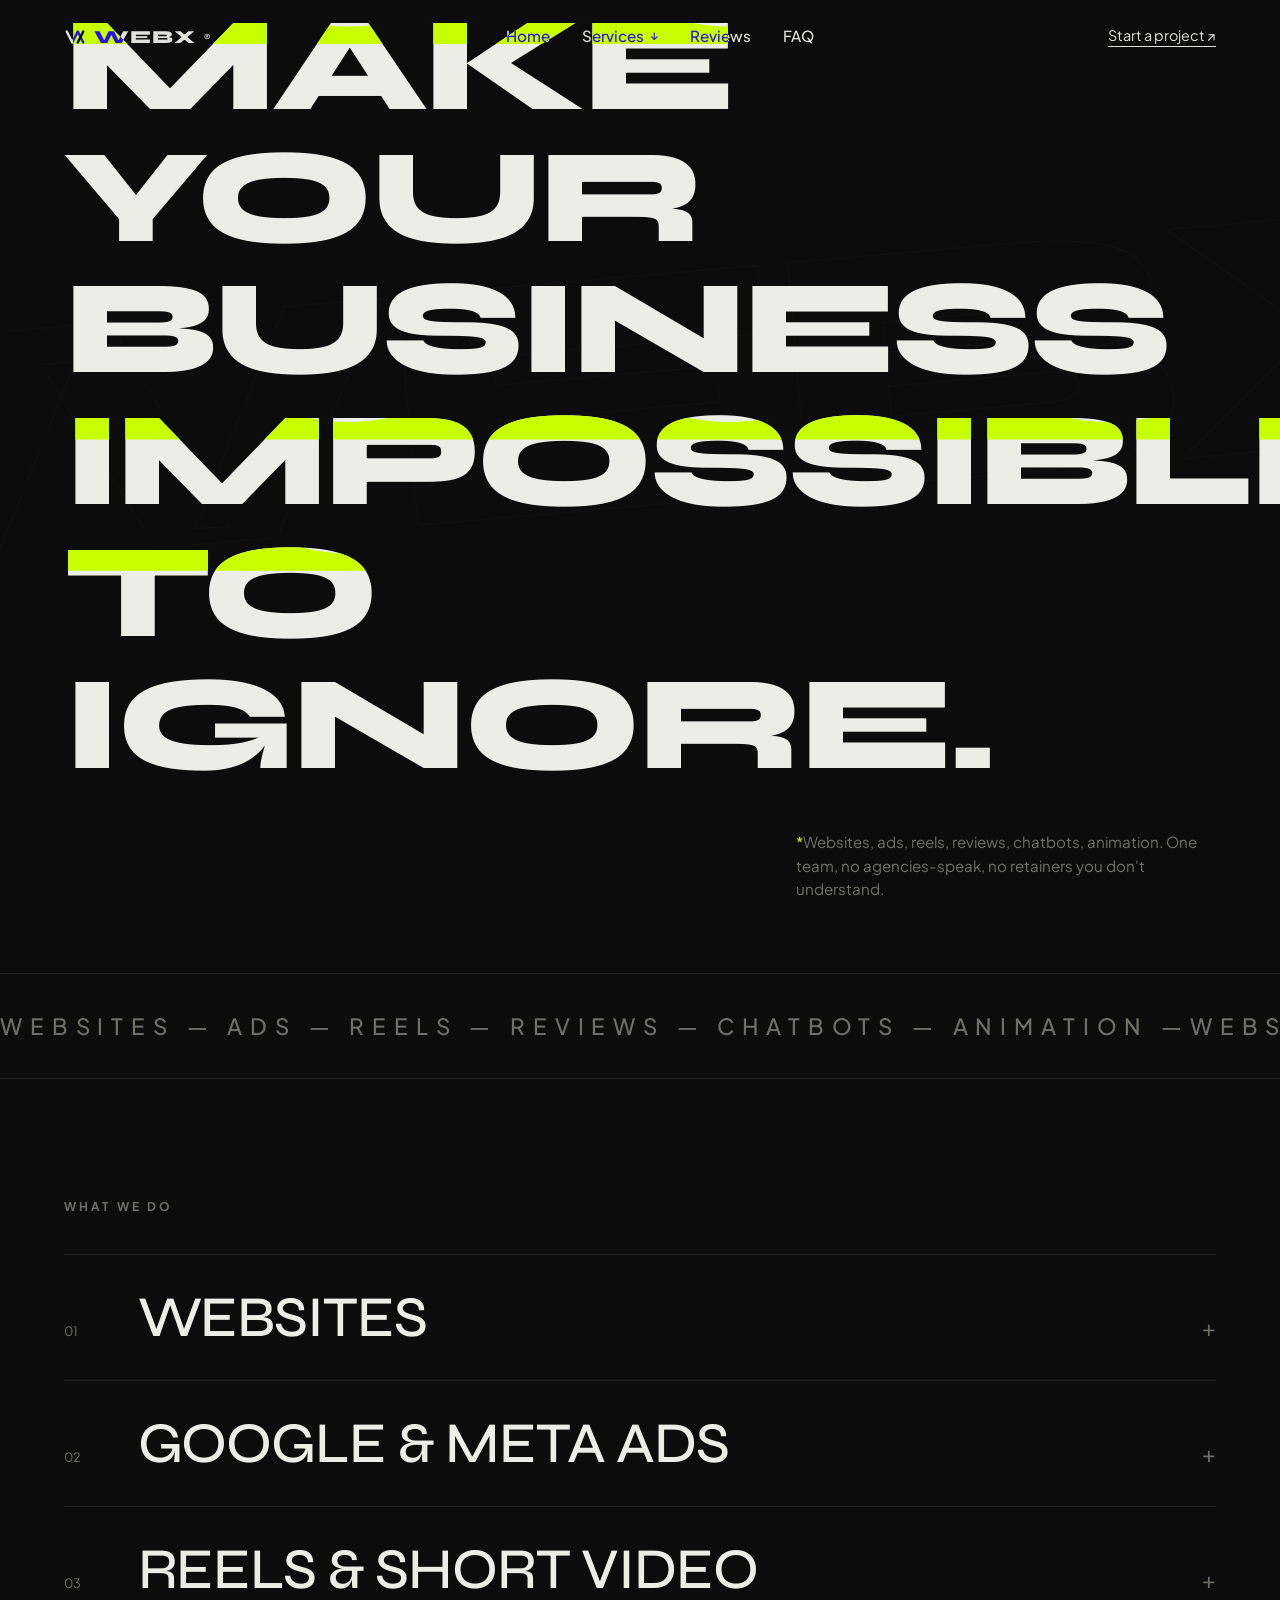
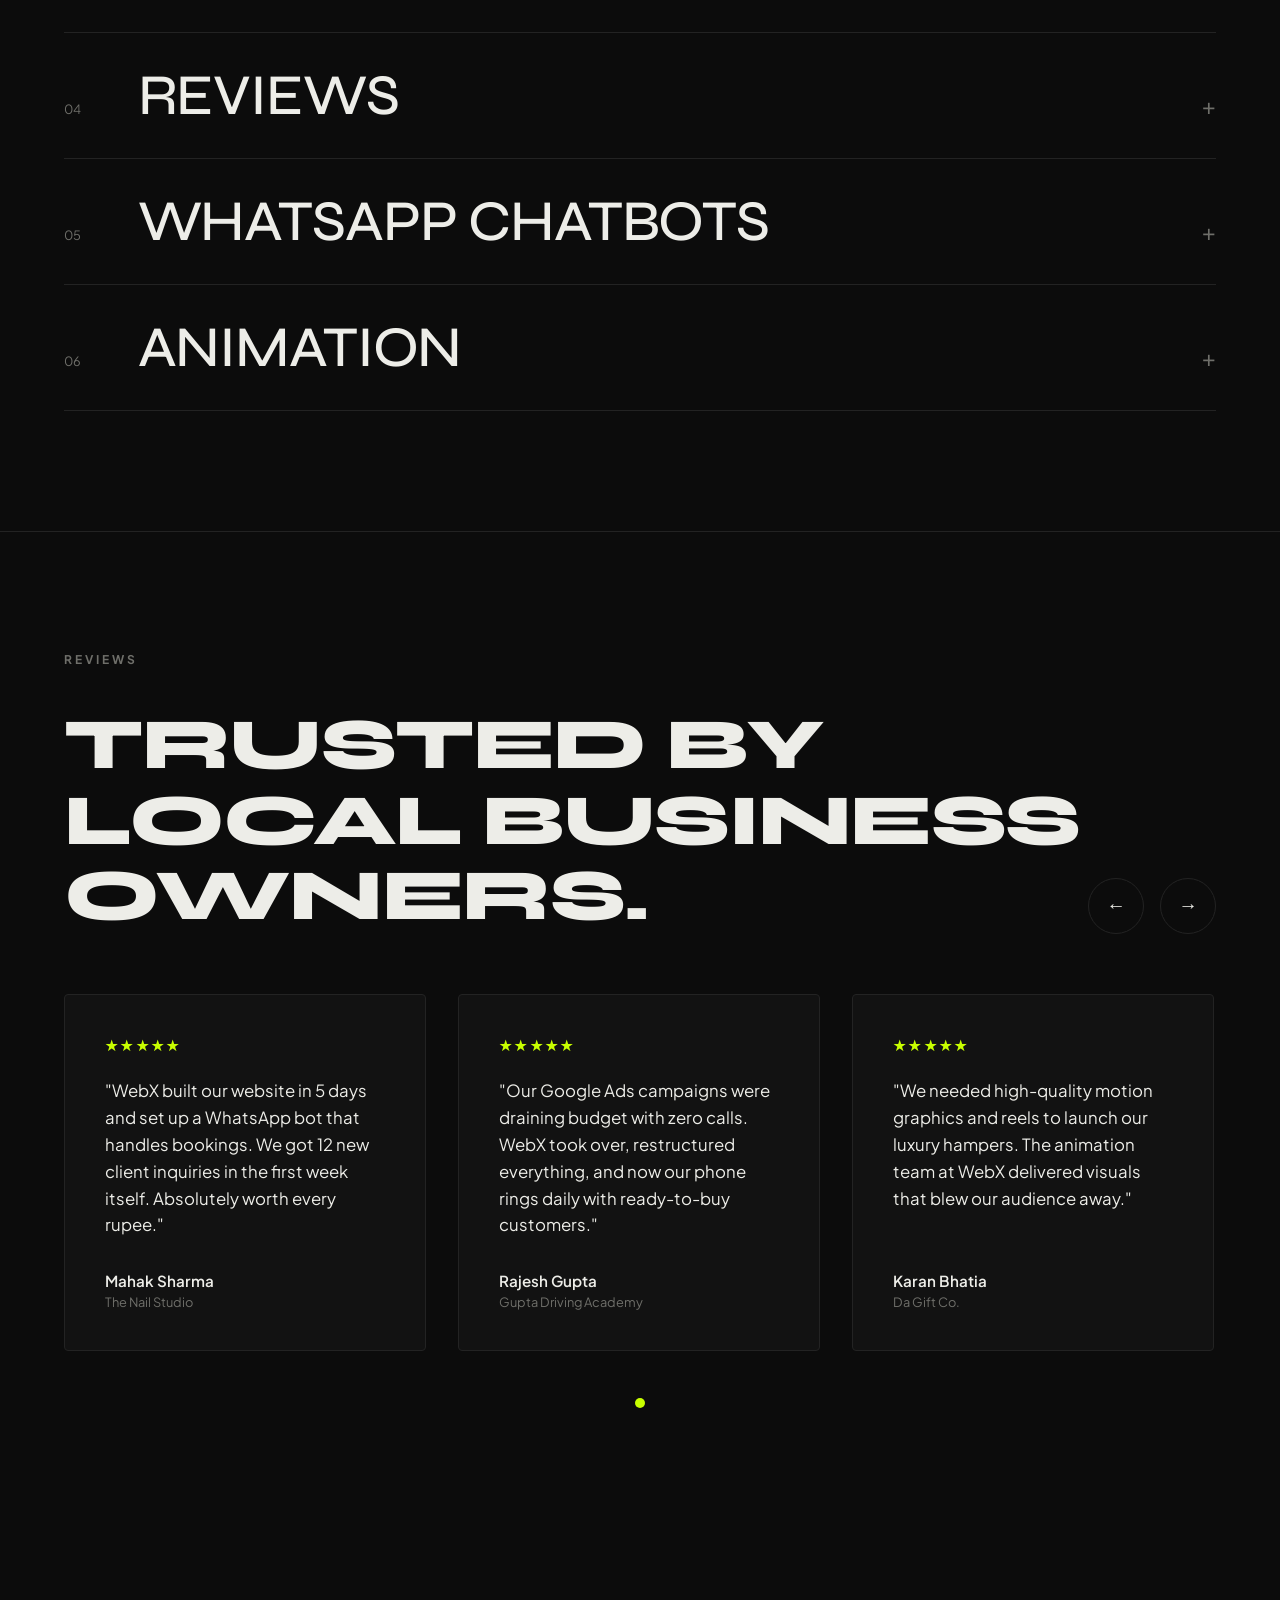
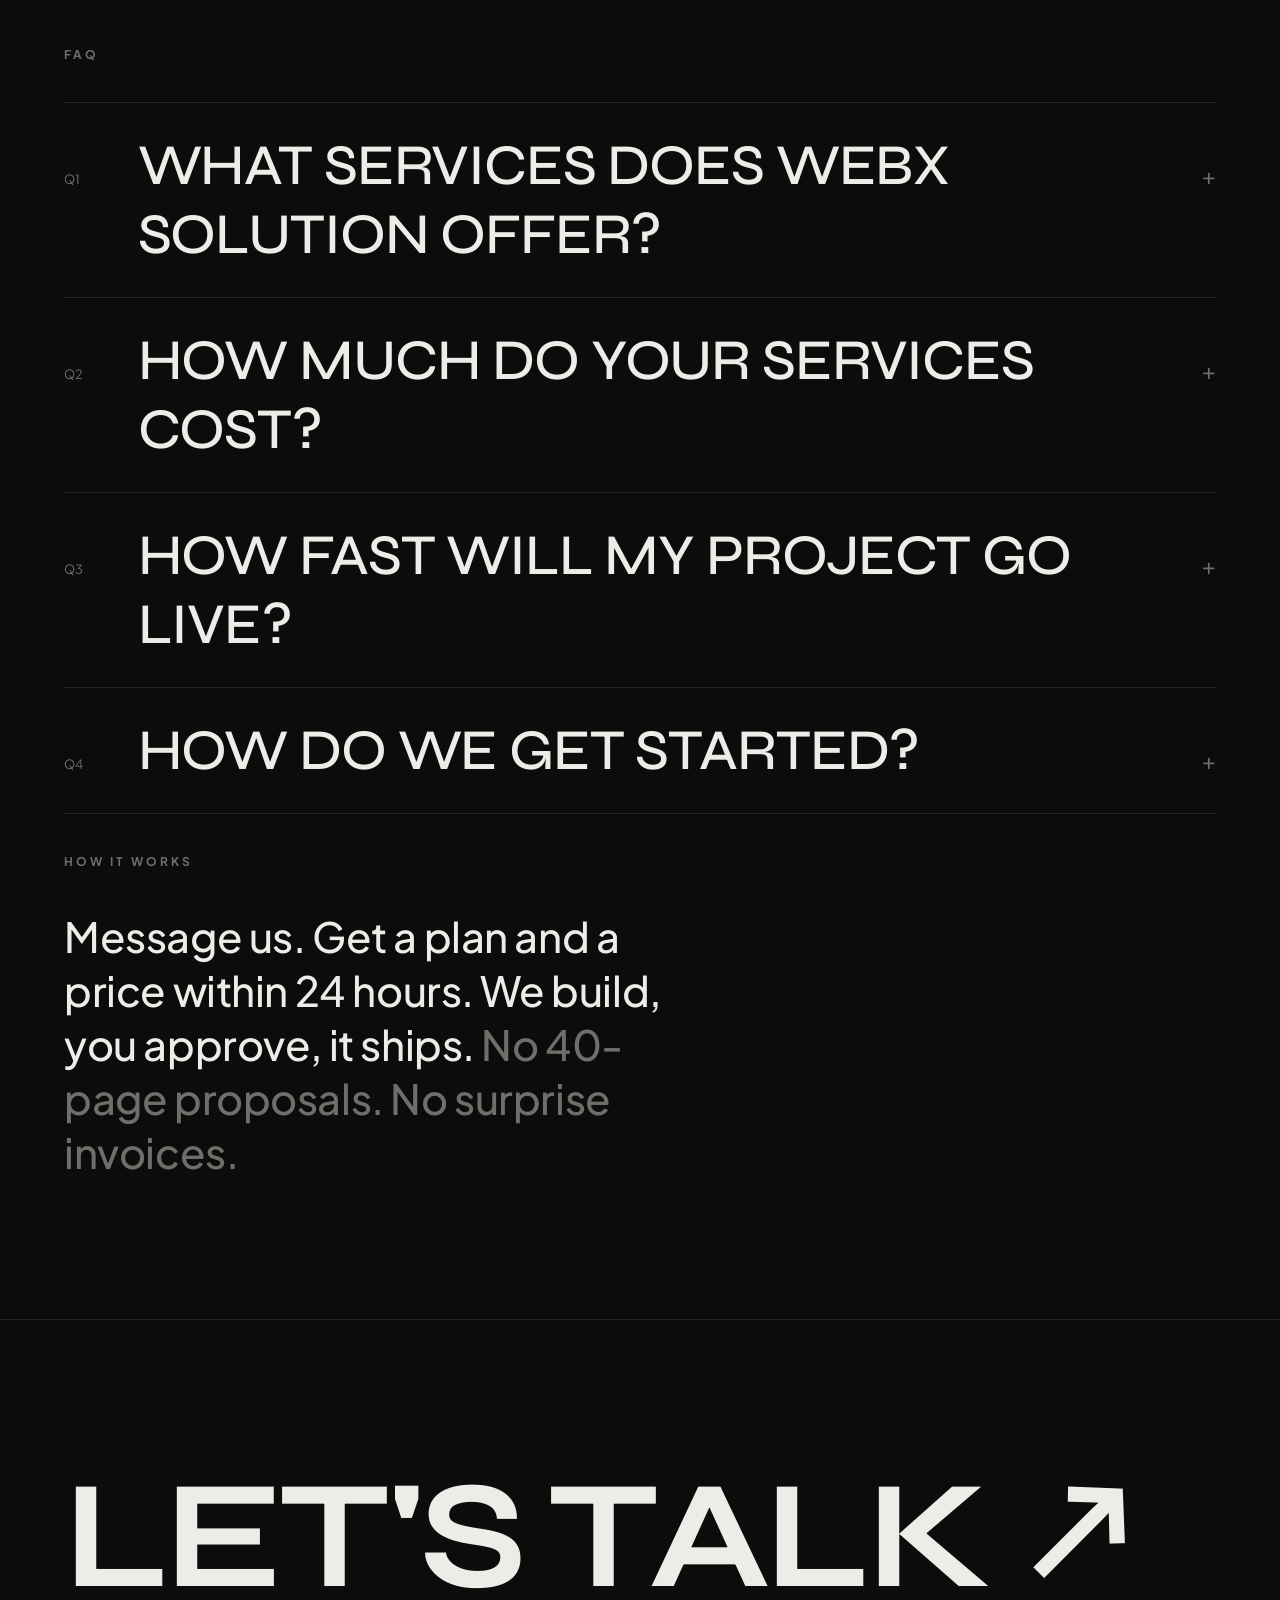
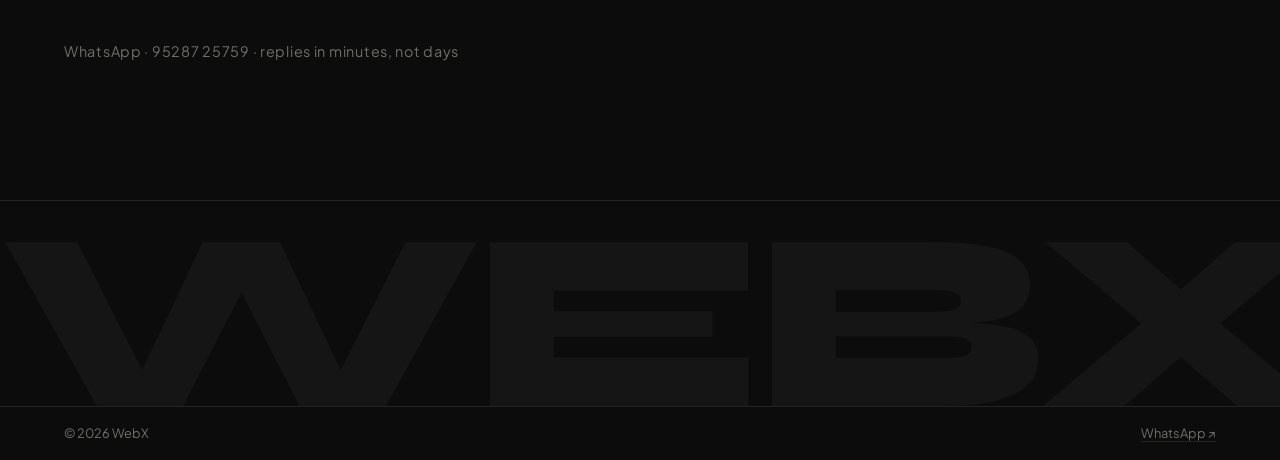
<file: public/index.html>
<!DOCTYPE html>
<html lang="en">
<head>
  <meta charset="UTF-8" />
  <meta name="viewport" content="width=device-width, initial-scale=1.0" />
  <title>WebX | Premium Websites, Ads &amp; WhatsApp Automation for Businesses</title>
  <meta name="description" content="WebX builds high-speed websites, manages high-ROAS Meta &amp; Google ads, creates viral short-form videos, and deploys smart WhatsApp chatbots to scale your business." />
  <meta name="robots" content="index, follow" />
  <link rel="canonical" href="https://webx-12dfae.gitlab.io/" />

  <!-- Open Graph / Facebook -->
  <meta property="og:type" content="website" />
  <meta property="og:url" content="https://webx-12dfae.gitlab.io/" />
  <meta property="og:title" content="WebX | Premium Websites, Ads &amp; WhatsApp Automation" />
  <meta property="og:description" content="Get high-performance websites, high-ROAS advertising campaigns, viral short video production, and custom WhatsApp automation from a single elite team." />
  <meta property="og:site_name" content="WebX" />

  <!-- Twitter -->
  <meta name="twitter:card" content="summary_large_image" />
  <meta name="twitter:url" content="https://webx-12dfae.gitlab.io/" />
  <meta name="twitter:title" content="WebX | Premium Websites, Ads &amp; WhatsApp Automation" />
  <meta name="twitter:description" content="Get high-performance websites, high-ROAS advertising campaigns, viral short video production, and custom WhatsApp automation from a single elite team." />

  <!-- Preconnect and Fonts -->
  <link rel="preconnect" href="https://fonts.googleapis.com" />
  <link rel="preconnect" href="https://fonts.gstatic.com" crossorigin />
  <link href="https://fonts.googleapis.com/css2?family=Plus+Jakarta+Sans:wght@400;500;600;700&family=Syne:wght@700;800&display=swap" rel="stylesheet" />
  <link rel="icon" type="image/png" href="webx_logo.png" />
  <link rel="apple-touch-icon" href="webx_logo.png" />
  <link rel="stylesheet" href="styles.css" />

  <!-- JSON-LD Structured Data for LocalBusiness/ProfessionalService -->
  <script type="application/ld+json">
  {
    "@context": "https://schema.org",
    "@type": "ProfessionalService",
    "name": "WebX Solution",
    "url": "https://webx-12dfae.gitlab.io/",
    "logo": "https://webx-12dfae.gitlab.io/webx_logo.png",
    "description": "WebX Solution builds high-performance websites, manages high-ROAS Google & Meta ad campaigns, creates engaging short-form video content, and deploys intelligent WhatsApp chatbots for businesses.",
    "telephone": "+919528725759",
    "priceRange": "₹₹",
    "address": {
      "@type": "PostalAddress",
      "streetAddress": "Najafgarh",
      "addressLocality": "New Delhi",
      "addressRegion": "Delhi",
      "postalCode": "110043",
      "addressCountry": "IN"
    },
    "geo": {
      "@type": "GeoCoordinates",
      "latitude": "28.6090",
      "longitude": "76.9858"
    },
    "openingHoursSpecification": {
      "@type": "OpeningHoursSpecification",
      "dayOfWeek": [
        "Monday",
        "Tuesday",
        "Wednesday",
        "Thursday",
        "Friday",
        "Saturday"
      ],
      "opens": "09:00",
      "closes": "19:00"
    },
    "sameAs": [
      "https://github.com/daxx06",
      "https://github.com/daxx06/webxcompany"
    ],
    "serviceType": [
      "Web Design & Development",
      "Digital Marketing & Advertising",
      "Short Video Production",
      "WhatsApp Chatbot Automation",
      "Animation & Motion Design"
    ],
    "hasOfferCatalog": {
      "@type": "OfferCatalog",
      "name": "WebX Solution Services",
      "itemListElement": [
        {
          "@type": "Offer",
          "itemOffered": {
            "@type": "Service",
            "name": "Web Design & Development",
            "url": "https://webx-12dfae.gitlab.io/services/websites.html",
            "description": "High-performance website design and development packages for local businesses."
          }
        },
        {
          "@type": "Offer",
          "itemOffered": {
            "@type": "Service",
            "name": "Google & Meta Ads Management",
            "url": "https://webx-12dfae.gitlab.io/services/ads.html",
            "description": "High-ROAS Google and Meta advertising campaigns targeting local customer acquisition."
          }
        },
        {
          "@type": "Offer",
          "itemOffered": {
            "@type": "Service",
            "name": "Instagram Reels & Short Video Production",
            "url": "https://webx-12dfae.gitlab.io/services/video.html",
            "description": "Engaging vertical video concepts, scripts, and editing to build organic local brand awareness."
          }
        },
        {
          "@type": "Offer",
          "itemOffered": {
            "@type": "Service",
            "name": "WhatsApp Chatbot & Marketing Automation",
            "url": "https://webx-12dfae.gitlab.io/services/chatbots.html",
            "description": "Official WhatsApp Business API setup with automated customer booking and FAQ reply systems."
          }
        }
      ]
    }
  }
  </script>

  <!-- JSON-LD Structured Data for FAQPage -->
  <script type="application/ld+json">
  {
    "@context": "https://schema.org",
    "@type": "FAQPage",
    "mainEntity": [
      {
        "@type": "Question",
        "name": "What services does WebX Solution offer?",
        "acceptedAnswer": {
          "@type": "Answer",
          "text": "WebX Solution builds high-performance websites, manages search and social media ad campaigns (Google/Meta), produces engaging short-form video content (Reels), and sets up automated WhatsApp chatbots and Google Business Profile review engines."
        }
      },
      {
        "@type": "Question",
        "name": "How much do your services cost?",
        "acceptedAnswer": {
          "@type": "Answer",
          "text": "We work with clear, one-time project setup packages (typically between ₹15,000 and ₹50,000 depending on scope) rather than confusing monthly retainers. Ongoing ad management or active monthly optimizations can be bundled as separate retainers."
        }
      },
      {
        "@type": "Question",
        "name": "How fast will my project go live?",
        "acceptedAnswer": {
          "@type": "Answer",
          "text": "Basic websites, local Google Business Profiles, and initial WhatsApp automated booking channels are typically designed, tested, and launched within 5 to 7 business days."
        }
      },
      {
        "@type": "Question",
        "name": "How do we get started?",
        "acceptedAnswer": {
          "@type": "Answer",
          "text": "Simply click the 'Start a project' button to reach us directly on WhatsApp at +919528725759. We'll analyze your current online footprint and send over a customized action plan within 24 hours."
        }
      }
    ]
  }
  </script>
</head>
<body>

  <header class="nav">
    <a class="wordmark" href="#top">
      <svg class="logo-mark" viewBox="0 0 32 32" fill="none" xmlns="http://www.w3.org/2000/svg">
        <path d="M4 8L12 24L20 8L28 24" stroke="currentColor" stroke-width="3.5" stroke-linecap="round" stroke-linejoin="round"/>
        <path d="M28 8L20 24" stroke="var(--accent)" stroke-width="3.5" stroke-linecap="round" stroke-linejoin="round"/>
      </svg>
      <span>WEBX</span><sup>®</sup>
    </a>
    <nav class="nav-menu" aria-label="Main navigation">
      <a href="#top" class="menu-link">Home</a>
      <div class="dropdown">
        <button class="dropdown-trigger menu-link" aria-haspopup="true" aria-expanded="false">Services <span class="chevron">↓</span></button>
        <div class="dropdown-menu">
          <a href="services/websites.html">Website Design</a>
          <a href="services/ads.html">Google &amp; Meta Ads</a>
          <a href="services/video.html">Reels &amp; Video</a>
          <a href="services/chatbots.html">WhatsApp Automation</a>
        </div>
      </div>
      <a href="#reviews" class="menu-link">Reviews</a>
      <a href="#faq" class="menu-link">FAQ</a>
    </nav>
    <a class="nav-cta" id="nav-cta-start" href="https://wa.me/919528725759?text=Hi%20WebX" target="_blank" rel="noopener">Start a project ↗</a>
  </header>

  <main id="top">

    <!-- Hero -->
    <section class="hero">
      <div class="hero-bg-text" aria-hidden="true">WEBX</div>
      <h1>
        <span class="line" data-text="Make your business">Make your business</span>
        <span class="line" data-text="impossible*">impossible<span class="accent">*</span></span>
        <span class="line" data-text="to ignore.">to ignore.</span>
      </h1>
      <p class="hero-note"><span class="accent">*</span>Websites, ads, reels, reviews, chatbots, animation. One team, no agencies-speak, no retainers you don't understand.</p>
    </section>

    <!-- Marquee -->
    <div class="marquee" aria-hidden="true">
      <div class="marquee-track">
        <span>WEBSITES — ADS — REELS — REVIEWS — CHATBOTS — ANIMATION — </span>
        <span>WEBSITES — ADS — REELS — REVIEWS — CHATBOTS — ANIMATION — </span>
        <span>WEBSITES — ADS — REELS — REVIEWS — CHATBOTS — ANIMATION — </span>
        <span>WEBSITES — ADS — REELS — REVIEWS — CHATBOTS — ANIMATION — </span>
      </div>
    </div>

    <!-- Services index -->
    <section class="services">
      <h2 class="kicker">What we do</h2>
      <ul class="index">
        <li class="index-row" id="service-row-websites">
          <button class="index-head" id="service-btn-websites" aria-expanded="false">
            <span class="num">01</span>
            <h3 class="name">Websites</h3>
            <span class="plus">+</span>
          </button>
          <div class="index-body" id="service-body-websites"><p>High-speed digital platforms designed mobile-first and fully indexed on Google. Get a high-converting site live in 5-7 business days. <br><a href="services/websites.html" class="service-link">View website packages &amp; details ↗</a></p></div>
        </li>
        <li class="index-row" id="service-row-ads">
          <button class="index-head" id="service-btn-ads" aria-expanded="false">
            <span class="num">02</span>
            <h3 class="name">Google &amp; Meta Ads</h3>
            <span class="plus">+</span>
          </button>
          <div class="index-body" id="service-body-ads"><p>Outcome-focused acquisition systems measured in qualified phone inquiries and booked consultations. Complete budget transparency. <br><a href="services/ads.html" class="service-link">View ads strategy &amp; cases ↗</a></p></div>
        </li>
        <li class="index-row" id="service-row-video">
          <button class="index-head" id="service-btn-video" aria-expanded="false">
            <span class="num">03</span>
            <h3 class="name">Reels &amp; Short Video</h3>
            <span class="plus">+</span>
          </button>
          <div class="index-body" id="service-body-video"><p>Attention-grabbing vertical video concepts, scripts, and editing to build organic local brand awareness. <br><a href="services/video.html" class="service-link">View reels packages ↗</a></p></div>
        </li>
        <li class="index-row" id="service-row-reviews">
          <button class="index-head" id="service-btn-reviews" aria-expanded="false">
            <span class="num">04</span>
            <h3 class="name">Reviews</h3>
            <span class="plus">+</span>
          </button>
          <div class="index-body" id="service-body-reviews"><p>More five-star social proof and higher local map visibility. We set up automated collection sequences so the reviews follow. <br><a href="#reviews" class="service-link">See client testimonials ↗</a></p></div>
        </li>
        <li class="index-row" id="service-row-chatbots">
          <button class="index-head" id="service-btn-chatbots" aria-expanded="false">
            <span class="num">05</span>
            <h3 class="name">WhatsApp Chatbots</h3>
            <span class="plus">+</span>
          </button>
          <div class="index-body" id="service-body-chatbots"><p>Official WhatsApp Business API setup with automated menus to respond instantly, collect reviews, and book slots 24/7. <br><a href="services/chatbots.html" class="service-link">View chatbot integration details ↗</a></p></div>
        </li>
        <li class="index-row" id="service-row-animation">
          <button class="index-head" id="service-btn-animation" aria-expanded="false">
            <span class="num">06</span>
            <h3 class="name">Animation</h3>
            <span class="plus">+</span>
          </button>
          <div class="index-body" id="service-body-animation"><p>Logo stings, explainers and motion graphics that make your brand stick in people's heads.</p></div>
        </li>
      </ul>
    </section>

    <!-- Testimonials -->
    <section class="testimonials" id="reviews">
      <h2 class="kicker">Reviews</h2>
      <div class="testimonials-header">
        <h3 class="testimonials-title">Trusted by local business owners.</h3>
        <div class="testimonials-nav">
          <button class="nav-btn prev" id="btn-review-prev" aria-label="Previous review">←</button>
          <button class="nav-btn next" id="btn-review-next" aria-label="Next review">→</button>
        </div>
      </div>
      
      <div class="slider-viewport">
        <div class="slider-track" id="review-track">
          
          <div class="testimonial-card" id="review-card-1">
            <div class="stars">★★★★★</div>
            <p class="review-text">"WebX built our website in 5 days and set up a WhatsApp bot that handles bookings. We got 12 new client inquiries in the first week itself. Absolutely worth every rupee."</p>
            <div class="client-info">
              <span class="client-name">Mahak Sharma</span>
              <span class="client-company">The Nail Studio</span>
            </div>
          </div>
          
          <div class="testimonial-card" id="review-card-2">
            <div class="stars">★★★★★</div>
            <p class="review-text">"Our Google Ads campaigns were draining budget with zero calls. WebX took over, restructured everything, and now our phone rings daily with ready-to-buy customers."</p>
            <div class="client-info">
              <span class="client-name">Rajesh Gupta</span>
              <span class="client-company">Gupta Driving Academy</span>
            </div>
          </div>
          
          <div class="testimonial-card" id="review-card-3">
            <div class="stars">★★★★★</div>
            <p class="review-text">"We needed high-quality motion graphics and reels to launch our luxury hampers. The animation team at WebX delivered visuals that blew our audience away."</p>
            <div class="client-info">
              <span class="client-name">Karan Bhatia</span>
              <span class="client-company">Da Gift Co.</span>
            </div>
          </div>
          
        </div>
      </div>
      
      <div class="slider-dots" id="review-dots">
        <span class="dot active" data-index="0"></span>
        <span class="dot" data-index="1"></span>
        <span class="dot" data-index="2"></span>
      </div>
    </section>

    <!-- FAQ -->
    <section class="faq" id="faq" style="padding: 120px var(--pad) 0;">
      <h2 class="kicker">FAQ</h2>
      <ul class="index">
        <li class="index-row" id="faq-row-1">
          <button class="index-head" id="faq-btn-1" aria-expanded="false">
            <span class="num">Q1</span>
            <h3 class="name">What services does WebX Solution offer?</h3>
            <span class="plus">+</span>
          </button>
          <div class="index-body" id="faq-body-1">
            <p>WebX Solution builds high-performance websites, manages search and social media ad campaigns (Google/Meta), produces engaging short-form video content (Reels), and sets up automated WhatsApp chatbots and Google Business Profile review engines.</p>
          </div>
        </li>
        <li class="index-row" id="faq-row-2">
          <button class="index-head" id="faq-btn-2" aria-expanded="false">
            <span class="num">Q2</span>
            <h3 class="name">How much do your services cost?</h3>
            <span class="plus">+</span>
          </button>
          <div class="index-body" id="faq-body-2">
            <p>We work with clear, one-time project setup packages (typically between ₹15,000 and ₹50,000 depending on scope) rather than confusing monthly retainers. Ongoing ad management or active monthly optimizations can be bundled as separate retainers.</p>
          </div>
        </li>
        <li class="index-row" id="faq-row-3">
          <button class="index-head" id="faq-btn-3" aria-expanded="false">
            <span class="num">Q3</span>
            <h3 class="name">How fast will my project go live?</h3>
            <span class="plus">+</span>
          </button>
          <div class="index-body" id="faq-body-3">
            <p>Basic websites, local Google Business Profiles, and initial WhatsApp automated booking channels are typically designed, tested, and launched within 5 to 7 business days.</p>
          </div>
        </li>
        <li class="index-row" id="faq-row-4">
          <button class="index-head" id="faq-btn-4" aria-expanded="false">
            <span class="num">Q4</span>
            <h3 class="name">How do we get started?</h3>
            <span class="plus">+</span>
          </button>
          <div class="index-body" id="faq-body-4">
            <p>Simply click the "Start a project" button to reach us directly on WhatsApp at +919528725759. We'll analyze your current online footprint and send over a customized action plan within 24 hours.</p>
          </div>
        </li>
      </ul>
    </section>

    <!-- How -->
    <section class="how">
      <h2 class="kicker">How it works</h2>
      <p class="how-text">Message us. Get a plan and a price within 24 hours. We build, you approve, it ships. <span class="dim">No 40-page proposals. No surprise invoices.</span></p>
    </section>

    <!-- CTA -->
    <section class="cta">
      <a class="cta-link" id="cta-link-whatsapp" href="https://wa.me/919528725759?text=Hi%20WebX%2C%20let%27s%20talk." target="_blank" rel="noopener">
        <span>Let's talk</span>
        <span class="cta-arrow">↗</span>
      </a>
      <p class="cta-sub">WhatsApp · 95287 25759 · replies in minutes, not days</p>
    </section>

  </main>

  <footer class="footer">
    <div class="footer-mark" aria-hidden="true">WEBX</div>
    <div class="footer-meta">
      <span>© <span id="year"></span> WebX</span>
      <a id="footer-link-whatsapp" href="https://wa.me/919528725759" target="_blank" rel="noopener">WhatsApp ↗</a>
    </div>
  </footer>

  <script src="script.js"></script>
</body>
</html>
</file>
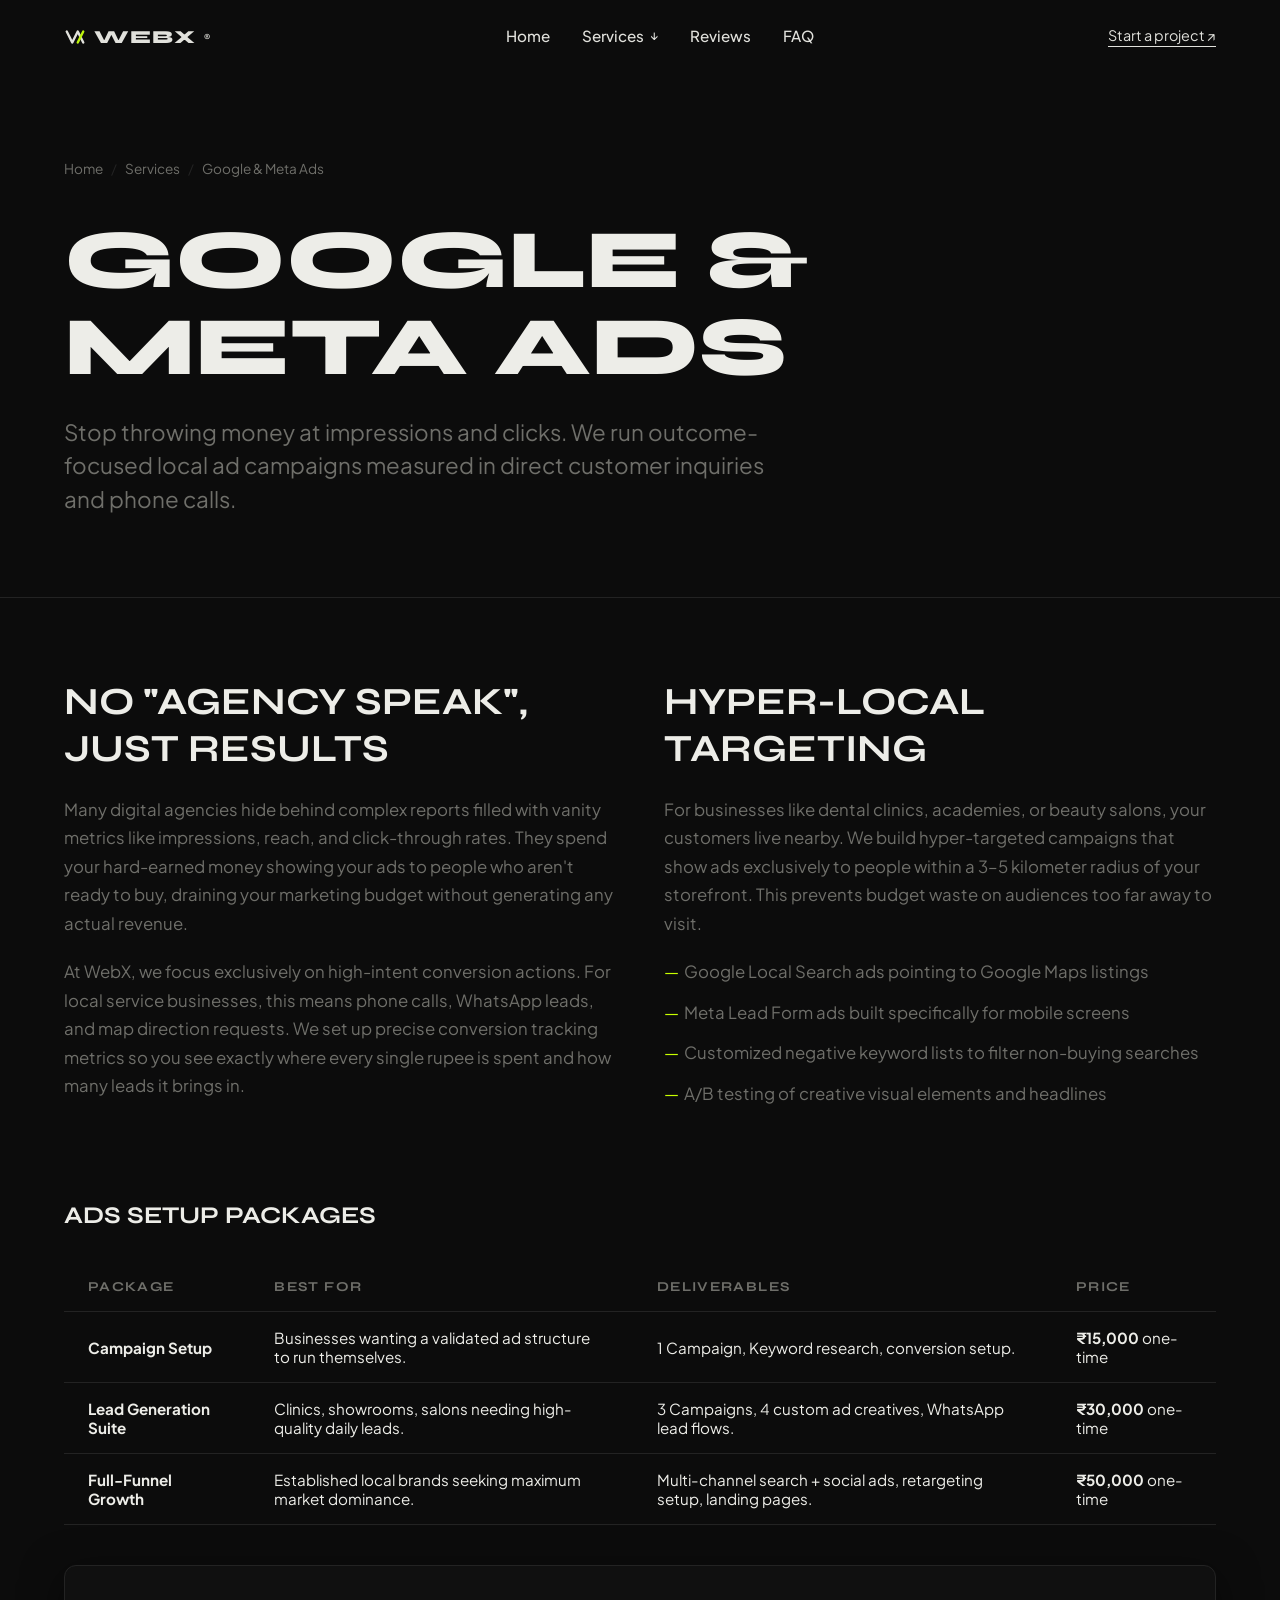
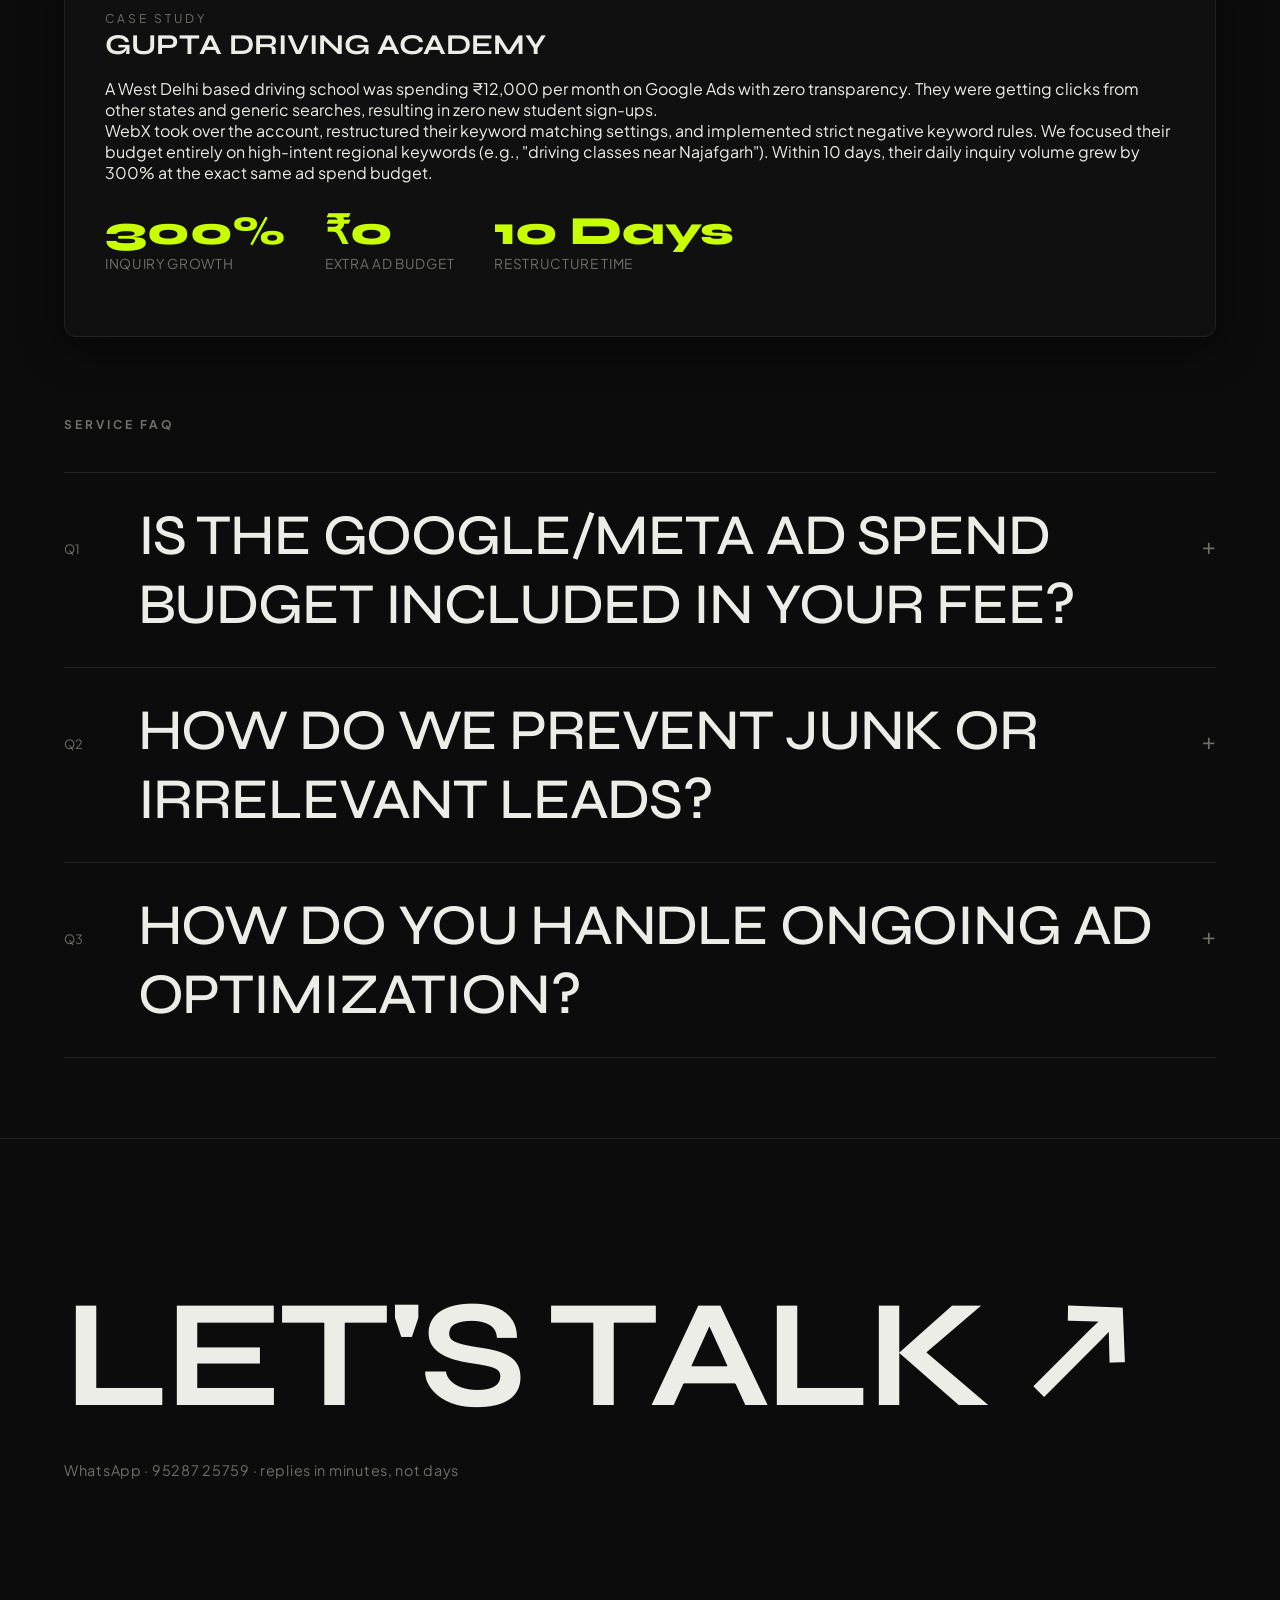
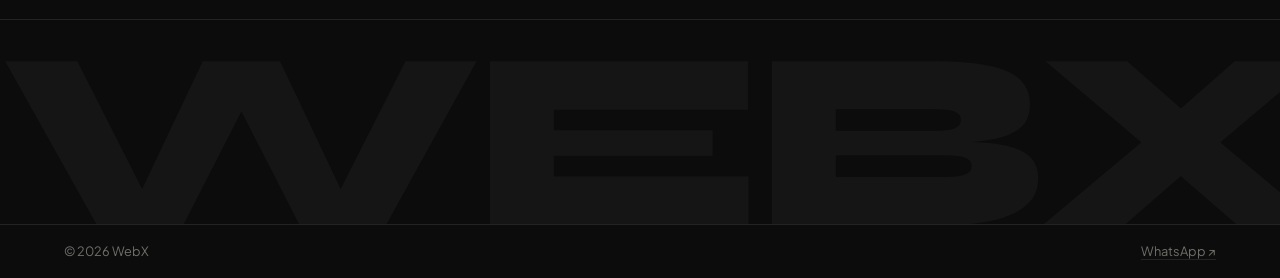
<file: public/services/ads.html>
<!DOCTYPE html>
<html lang="en">
<head>
  <meta charset="UTF-8" />
  <meta name="viewport" content="width=device-width, initial-scale=1.0" />
  <title>High-ROAS Google &amp; Meta Ads Agency in Najafgarh | WebX</title>
  <meta name="description" content="Stop wasting your marketing budget. WebX runs high-ROAS Google Search and Meta advertising campaigns in Najafgarh and Delhi NCR to get you direct phone calls and bookings." />
  <meta name="robots" content="index, follow" />
  <link rel="canonical" href="https://webx-12dfae.gitlab.io/services/ads.html" />

  <!-- Open Graph -->
  <meta property="og:type" content="website" />
  <meta property="og:url" content="https://webx-12dfae.gitlab.io/services/ads.html" />
  <meta property="og:title" content="High-ROAS Google &amp; Meta Ads Agency in Najafgarh | WebX" />
  <meta property="og:description" content="Stop wasting your marketing budget. We build high-conversion lead generation campaigns that make your phone ring." />

  <!-- Preconnect and Fonts -->
  <link rel="preconnect" href="https://fonts.googleapis.com" />
  <link rel="preconnect" href="https://fonts.gstatic.com" crossorigin />
  <link href="https://fonts.googleapis.com/css2?family=Plus+Jakarta+Sans:wght@400;500;600;700&family=Syne:wght@700;800&display=swap" rel="stylesheet" />
  <link rel="icon" type="image/png" href="../webx_logo.png" />
  <link rel="apple-touch-icon" href="../webx_logo.png" />
  <link rel="stylesheet" href="../styles.css" />

  <!-- BreadcrumbList Schema -->
  <script type="application/ld+json">
  {
    "@context": "https://schema.org",
    "@type": "BreadcrumbList",
    "itemListElement": [
      {
        "@type": "ListItem",
        "position": 1,
        "name": "Home",
        "item": "https://webx-12dfae.gitlab.io/"
      },
      {
        "@type": "ListItem",
        "position": 2,
        "name": "Services",
        "item": "https://webx-12dfae.gitlab.io/#top"
      },
      {
        "@type": "ListItem",
        "position": 3,
        "name": "Google & Meta Ads",
        "item": "https://webx-12dfae.gitlab.io/services/ads.html"
      }
    ]
  }
  </script>

  <!-- Service Schema -->
  <script type="application/ld+json">
  {
    "@context": "https://schema.org",
    "@type": "Service",
    "serviceType": "Google & Meta Ads Management",
    "provider": {
      "@type": "ProfessionalService",
      "name": "WebX Solution",
      "url": "https://webx-12dfae.gitlab.io/",
      "address": {
        "@type": "PostalAddress",
        "streetAddress": "Najafgarh",
        "addressLocality": "New Delhi",
        "addressRegion": "Delhi",
        "postalCode": "110043",
        "addressCountry": "IN"
      }
    },
    "areaServed": [
      {
        "@type": "AdministrativeArea",
        "name": "Najafgarh"
      },
      {
        "@type": "AdministrativeArea",
        "name": "New Delhi"
      },
      {
        "@type": "AdministrativeArea",
        "name": "Delhi NCR"
      }
    ],
    "description": "High-ROAS lead generation and customer acquisition advertising campaigns on Google Search, Google Maps, Meta Instagram, and Facebook. Tailored negative keywords, conversion pixel setup, and transparent reporting metrics.",
    "offers": {
      "@type": "AggregateOffer",
      "priceCurrency": "INR",
      "lowPrice": "15000",
      "highPrice": "50000",
      "offerCount": "3"
    }
  }
  </script>
</head>
<body>

  <!-- Navigation -->
  <header class="nav">
    <a class="wordmark" href="../#top">
      <svg class="logo-mark" viewBox="0 0 32 32" fill="none" xmlns="http://www.w3.org/2000/svg">
        <path d="M4 8L12 24L20 8L28 24" stroke="currentColor" stroke-width="3.5" stroke-linecap="round" stroke-linejoin="round"/>
        <path d="M28 8L20 24" stroke="var(--accent)" stroke-width="3.5" stroke-linecap="round" stroke-linejoin="round"/>
      </svg>
      <span>WEBX</span><sup>®</sup>
    </a>
    <nav class="nav-menu" aria-label="Main navigation">
      <a href="../#top" class="menu-link">Home</a>
      <div class="dropdown">
        <button class="dropdown-trigger menu-link" aria-haspopup="true" aria-expanded="false">Services <span class="chevron">↓</span></button>
        <div class="dropdown-menu">
          <a href="websites.html">Website Design</a>
          <a href="websites.html" style="color: var(--accent);">Google &amp; Meta Ads</a>
          <a href="video.html">Reels &amp; Video</a>
          <a href="chatbots.html">WhatsApp Automation</a>
        </div>
      </div>
      <a href="../#reviews" class="menu-link">Reviews</a>
      <a href="../#faq" class="menu-link">FAQ</a>
    </nav>
    <a class="nav-cta" id="nav-cta-start" href="https://wa.me/919528725759?text=Hi%20WebX%20I%27m%20interested%20in%20an%20advertising%20package." target="_blank" rel="noopener">Start a project ↗</a>
  </header>

  <main>
    <!-- Hero -->
    <section class="service-hero">
      <div class="breadcrumbs">
        <a href="../">Home</a>
        <span class="separator">/</span>
        <a href="../#services">Services</a>
        <span class="separator">/</span>
        <span>Google &amp; Meta Ads</span>
      </div>
      <h1>Google &amp; Meta Ads</h1>
      <p class="lead">Stop throwing money at impressions and clicks. We run outcome-focused local ad campaigns measured in direct customer inquiries and phone calls.</p>
    </section>

    <!-- Content -->
    <section class="service-content">
      <div class="grid-container">
        
        <div class="content-block">
          <h2>No "Agency Speak", Just Results</h2>
          <p>Many digital agencies hide behind complex reports filled with vanity metrics like impressions, reach, and click-through rates. They spend your hard-earned money showing your ads to people who aren't ready to buy, draining your marketing budget without generating any actual revenue.</p>
          <p>At WebX, we focus exclusively on high-intent conversion actions. For local service businesses, this means phone calls, WhatsApp leads, and map direction requests. We set up precise conversion tracking metrics so you see exactly where every single rupee is spent and how many leads it brings in.</p>
        </div>

        <div class="content-block">
          <h2>Hyper-Local Targeting</h2>
          <p>For businesses like dental clinics, academies, or beauty salons, your customers live nearby. We build hyper-targeted campaigns that show ads exclusively to people within a 3–5 kilometer radius of your storefront. This prevents budget waste on audiences too far away to visit.</p>
          <ul>
            <li>Google Local Search ads pointing to Google Maps listings</li>
            <li>Meta Lead Form ads built specifically for mobile screens</li>
            <li>Customized negative keyword lists to filter non-buying searches</li>
            <li>A/B testing of creative visual elements and headlines</li>
          </ul>
        </div>

      </div>

      <!-- Pricing Table -->
      <h2 style="font-family: 'Syne', sans-serif; text-transform: uppercase; margin-bottom: 24px;">Ads Setup Packages</h2>
      <div class="table-container">
        <table class="pricing-table">
          <thead>
            <tr>
              <th>Package</th>
              <th>Best For</th>
              <th>Deliverables</th>
              <th>Price</th>
            </tr>
          </thead>
          <tbody>
            <tr>
              <td><strong>Campaign Setup</strong></td>
              <td>Businesses wanting a validated ad structure to run themselves.</td>
              <td>1 Campaign, Keyword research, conversion setup.</td>
              <td><strong>₹15,000</strong> one-time</td>
            </tr>
            <tr>
              <td><strong>Lead Generation Suite</strong></td>
              <td>Clinics, showrooms, salons needing high-quality daily leads.</td>
              <td>3 Campaigns, 4 custom ad creatives, WhatsApp lead flows.</td>
              <td><strong>₹30,000</strong> one-time</td>
            </tr>
            <tr>
              <td><strong>Full-Funnel Growth</strong></td>
              <td>Established local brands seeking maximum market dominance.</td>
              <td>Multi-channel search + social ads, retargeting setup, landing pages.</td>
              <td><strong>₹50,000</strong> one-time</td>
            </tr>
          </tbody>
        </table>
      </div>

      <!-- Case Study -->
      <div class="case-study-card">
        <span class="kicker">Case Study</span>
        <h3>Gupta Driving Academy</h3>
        <p>A West Delhi based driving school was spending ₹12,000 per month on Google Ads with zero transparency. They were getting clicks from other states and generic searches, resulting in zero new student sign-ups.</p>
        <p>WebX took over the account, restructured their keyword matching settings, and implemented strict negative keyword rules. We focused their budget entirely on high-intent regional keywords (e.g., "driving classes near Najafgarh"). Within 10 days, their daily inquiry volume grew by 300% at the exact same ad spend budget.</p>
        <div class="metrics">
          <div class="metric-box">
            <span class="metric-num">300%</span>
            <span class="metric-label">Inquiry Growth</span>
          </div>
          <div class="metric-box">
            <span class="metric-num">₹0</span>
            <span class="metric-label">Extra Ad Budget</span>
          </div>
          <div class="metric-box">
            <span class="metric-num">10 Days</span>
            <span class="metric-label">Restructure Time</span>
          </div>
        </div>
      </div>

      <!-- FAQ Section -->
      <section class="faq" id="service-faq" style="padding: 80px 0 0;">
        <h2 class="kicker">Service FAQ</h2>
        <ul class="index">
          <li class="index-row">
            <button class="index-head" aria-expanded="false">
              <span class="num">Q1</span>
              <h3 class="name">Is the Google/Meta ad spend budget included in your fee?</h3>
              <span class="plus">+</span>
            </button>
            <div class="index-body">
              <p>No. Your ad budget is paid directly to Google or Meta through your own business accounts. We recommend starting with a modest budget of ₹800–₹1,200 per day for local Najafgarh targeting. You can scale this up once we prove the ROI.</p>
            </div>
          </li>
          <li class="index-row">
            <button class="index-head" aria-expanded="false">
              <span class="num">Q2</span>
              <h3 class="name">How do we prevent junk or irrelevant leads?</h3>
              <span class="plus">+</span>
            </button>
            <div class="index-body">
              <p>We use strict intent filters. On Google, this means using exact match keywords and blocking low-intent search terms. On Meta, we design lead forms with custom qualifying questions (e.g. "When are you planning to visit?") to filter out accidental clicks.</p>
            </div>
          </li>
          <li class="index-row">
            <button class="index-head" aria-expanded="false">
              <span class="num">Q3</span>
              <h3 class="name">How do you handle ongoing ad optimization?</h3>
              <span class="plus">+</span>
            </button>
            <div class="index-body">
              <p>We offer monthly ad management retainers starting at ₹12,000/month. This includes weekly bid adjustments, design changes for underperforming ads, landing page optimizations, and detailed monthly reports.</p>
            </div>
          </li>
        </ul>
      </section>

    </section>

    <!-- CTA -->
    <section class="cta">
      <a class="cta-link" id="cta-link-whatsapp" href="https://wa.me/919528725759?text=Hi%20WebX%20I%27m%20interested%20in%20an%20advertising%20package." target="_blank" rel="noopener">
        <span>Let's talk</span>
        <span class="cta-arrow">↗</span>
      </a>
      <p class="cta-sub">WhatsApp · 95287 25759 · replies in minutes, not days</p>
    </section>
  </main>

  <!-- Footer -->
  <footer class="footer">
    <div class="footer-mark" aria-hidden="true">WEBX</div>
    <div class="footer-meta">
      <span>© <span id="year"></span> WebX</span>
      <a id="footer-link-whatsapp" href="https://wa.me/919528725759" target="_blank" rel="noopener">WhatsApp ↗</a>
    </div>
  </footer>

  <script src="../script.js"></script>
</body>
</html>
</file>
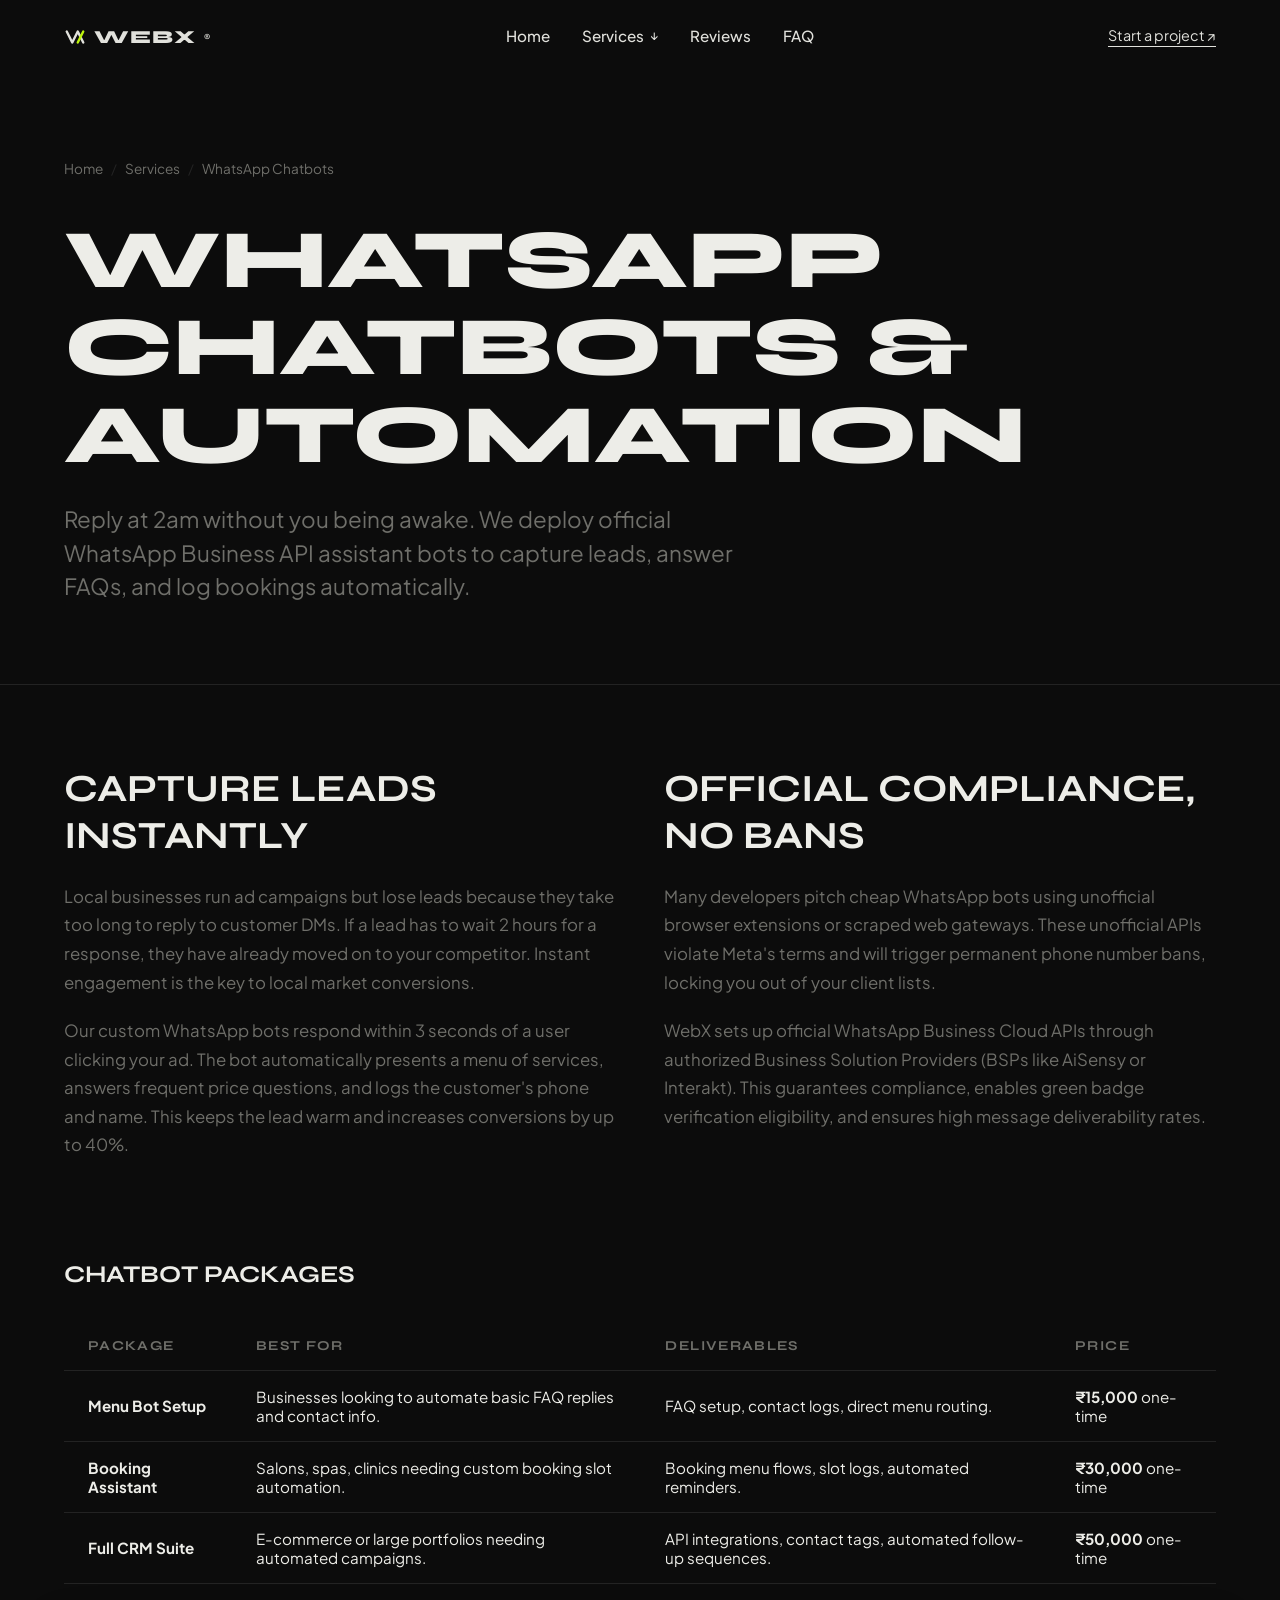
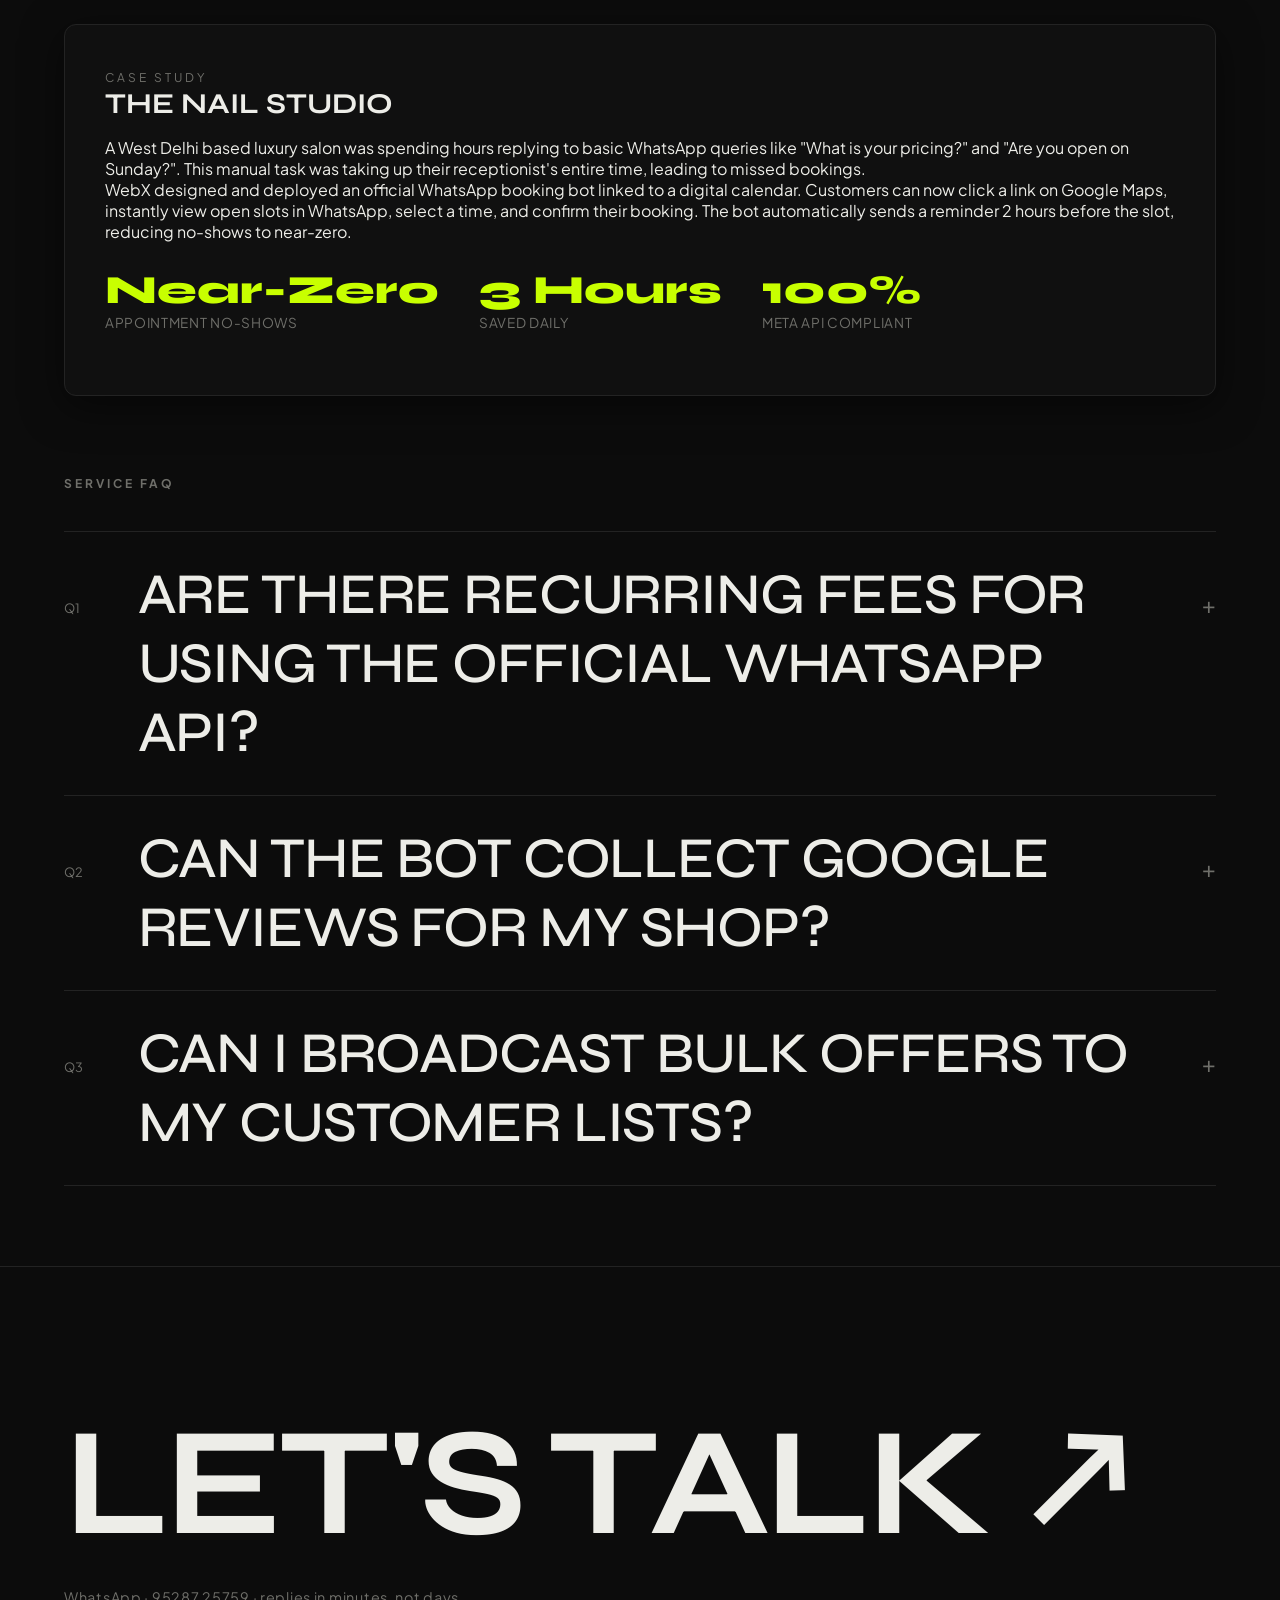
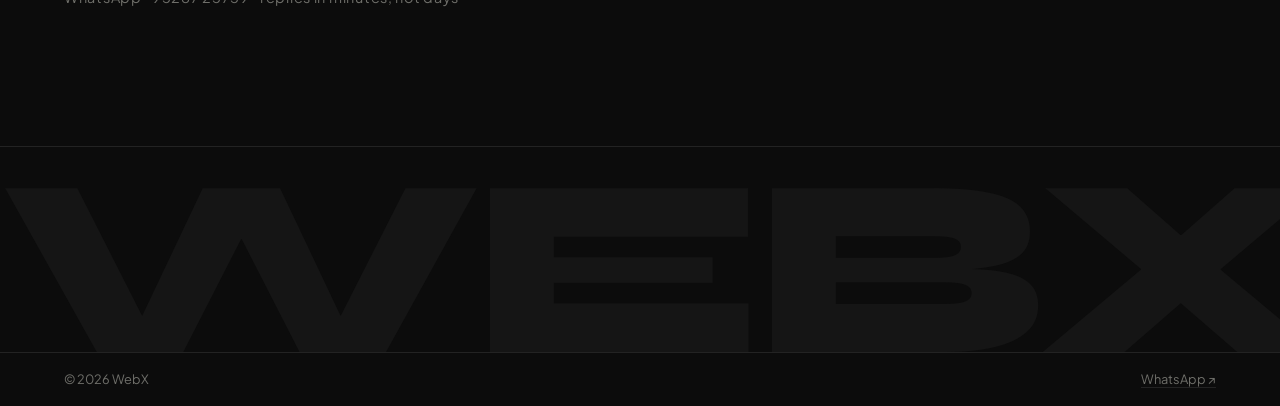
<file: public/services/chatbots.html>
<!DOCTYPE html>
<html lang="en">
<head>
  <meta charset="UTF-8" />
  <meta name="viewport" content="width=device-width, initial-scale=1.0" />
  <title>WhatsApp Chatbot Automation &amp; Lead Nurturing Delhi NCR | WebX</title>
  <meta name="description" content="Automate customer bookings and FAQs 24/7. Official WhatsApp Business API setup and CRM flows for local clinics, salons, and retail shops in Najafgarh." />
  <meta name="robots" content="index, follow" />
  <link rel="canonical" href="https://webx-12dfae.gitlab.io/services/chatbots.html" />

  <!-- Open Graph -->
  <meta property="og:type" content="website" />
  <meta property="og:url" content="https://webx-12dfae.gitlab.io/services/chatbots.html" />
  <meta property="og:title" content="WhatsApp Chatbot Automation &amp; Lead Nurturing Delhi NCR | WebX" />
  <meta property="og:description" content="Reply at 2am without being awake. We build official WhatsApp Business API booking bots that capture and close leads automatically." />

  <!-- Preconnect and Fonts -->
  <link rel="preconnect" href="https://fonts.googleapis.com" />
  <link rel="preconnect" href="https://fonts.gstatic.com" crossorigin />
  <link href="https://fonts.googleapis.com/css2?family=Plus+Jakarta+Sans:wght@400;500;600;700&family=Syne:wght@700;800&display=swap" rel="stylesheet" />
  <link rel="icon" type="image/png" href="../webx_logo.png" />
  <link rel="apple-touch-icon" href="../webx_logo.png" />
  <link rel="stylesheet" href="../styles.css" />

  <!-- BreadcrumbList Schema -->
  <script type="application/ld+json">
  {
    "@context": "https://schema.org",
    "@type": "BreadcrumbList",
    "itemListElement": [
      {
        "@type": "ListItem",
        "position": 1,
        "name": "Home",
        "item": "https://webx-12dfae.gitlab.io/"
      },
      {
        "@type": "ListItem",
        "position": 2,
        "name": "Services",
        "item": "https://webx-12dfae.gitlab.io/#top"
      },
      {
        "@type": "ListItem",
        "position": 3,
        "name": "WhatsApp Chatbots",
        "item": "https://webx-12dfae.gitlab.io/services/chatbots.html"
      }
    ]
  }
  </script>

  <!-- Service Schema -->
  <script type="application/ld+json">
  {
    "@context": "https://schema.org",
    "@type": "Service",
    "serviceType": "WhatsApp Chatbot & Marketing Automation",
    "provider": {
      "@type": "ProfessionalService",
      "name": "WebX Solution",
      "url": "https://webx-12dfae.gitlab.io/",
      "address": {
        "@type": "PostalAddress",
        "streetAddress": "Najafgarh",
        "addressLocality": "New Delhi",
        "addressRegion": "Delhi",
        "postalCode": "110043",
        "addressCountry": "IN"
      }
    },
    "areaServed": [
      {
        "@type": "AdministrativeArea",
        "name": "Najafgarh"
      },
      {
        "@type": "AdministrativeArea",
        "name": "New Delhi"
      },
      {
        "@type": "AdministrativeArea",
        "name": "Delhi NCR"
      }
    ],
    "description": "Custom automated booking assistants and FAQ reply systems integrated with official Meta WhatsApp Business Cloud API. Supports customer segment tagging, review collection reminders, and CRM leads logging.",
    "offers": {
      "@type": "AggregateOffer",
      "priceCurrency": "INR",
      "lowPrice": "15000",
      "highPrice": "50000",
      "offerCount": "3"
    }
  }
  </script>
</head>
<body>

  <!-- Navigation -->
  <header class="nav">
    <a class="wordmark" href="../#top">
      <svg class="logo-mark" viewBox="0 0 32 32" fill="none" xmlns="http://www.w3.org/2000/svg">
        <path d="M4 8L12 24L20 8L28 24" stroke="currentColor" stroke-width="3.5" stroke-linecap="round" stroke-linejoin="round"/>
        <path d="M28 8L20 24" stroke="var(--accent)" stroke-width="3.5" stroke-linecap="round" stroke-linejoin="round"/>
      </svg>
      <span>WEBX</span><sup>®</sup>
    </a>
    <nav class="nav-menu" aria-label="Main navigation">
      <a href="../#top" class="menu-link">Home</a>
      <div class="dropdown">
        <button class="dropdown-trigger menu-link" aria-haspopup="true" aria-expanded="false">Services <span class="chevron">↓</span></button>
        <div class="dropdown-menu">
          <a href="websites.html">Website Design</a>
          <a href="ads.html">Google &amp; Meta Ads</a>
          <a href="video.html">Reels &amp; Video</a>
          <a href="chatbots.html" style="color: var(--accent);">WhatsApp Automation</a>
        </div>
      </div>
      <a href="../#reviews" class="menu-link">Reviews</a>
      <a href="../#faq" class="menu-link">FAQ</a>
    </nav>
    <a class="nav-cta" id="nav-cta-start" href="https://wa.me/919528725759?text=Hi%20WebX%20I%27m%20interested%20in%20a%20chatbot%20package." target="_blank" rel="noopener">Start a project ↗</a>
  </header>

  <main>
    <!-- Hero -->
    <section class="service-hero">
      <div class="breadcrumbs">
        <a href="../">Home</a>
        <span class="separator">/</span>
        <a href="../#services">Services</a>
        <span class="separator">/</span>
        <span>WhatsApp Chatbots</span>
      </div>
      <h1>WhatsApp Chatbots &amp; Automation</h1>
      <p class="lead">Reply at 2am without you being awake. We deploy official WhatsApp Business API assistant bots to capture leads, answer FAQs, and log bookings automatically.</p>
    </section>

    <!-- Content -->
    <section class="service-content">
      <div class="grid-container">
        
        <div class="content-block">
          <h2>Capture Leads Instantly</h2>
          <p>Local businesses run ad campaigns but lose leads because they take too long to reply to customer DMs. If a lead has to wait 2 hours for a response, they have already moved on to your competitor. Instant engagement is the key to local market conversions.</p>
          <p>Our custom WhatsApp bots respond within 3 seconds of a user clicking your ad. The bot automatically presents a menu of services, answers frequent price questions, and logs the customer's phone and name. This keeps the lead warm and increases conversions by up to 40%.</p>
        </div>

        <div class="content-block">
          <h2>Official compliance, No bans</h2>
          <p>Many developers pitch cheap WhatsApp bots using unofficial browser extensions or scraped web gateways. These unofficial APIs violate Meta's terms and will trigger permanent phone number bans, locking you out of your client lists.</p>
          <p>WebX sets up official WhatsApp Business Cloud APIs through authorized Business Solution Providers (BSPs like AiSensy or Interakt). This guarantees compliance, enables green badge verification eligibility, and ensures high message deliverability rates.</p>
        </div>

      </div>

      <!-- Pricing Table -->
      <h2 style="font-family: 'Syne', sans-serif; text-transform: uppercase; margin-bottom: 24px;">Chatbot Packages</h2>
      <div class="table-container">
        <table class="pricing-table">
          <thead>
            <tr>
              <th>Package</th>
              <th>Best For</th>
              <th>Deliverables</th>
              <th>Price</th>
            </tr>
          </thead>
          <tbody>
            <tr>
              <td><strong>Menu Bot Setup</strong></td>
              <td>Businesses looking to automate basic FAQ replies and contact info.</td>
              <td>FAQ setup, contact logs, direct menu routing.</td>
              <td><strong>₹15,000</strong> one-time</td>
            </tr>
            <tr>
              <td><strong>Booking Assistant</strong></td>
              <td>Salons, spas, clinics needing custom booking slot automation.</td>
              <td>Booking menu flows, slot logs, automated reminders.</td>
              <td><strong>₹30,000</strong> one-time</td>
            </tr>
            <tr>
              <td><strong>Full CRM Suite</strong></td>
              <td>E-commerce or large portfolios needing automated campaigns.</td>
              <td>API integrations, contact tags, automated follow-up sequences.</td>
              <td><strong>₹50,000</strong> one-time</td>
            </tr>
          </tbody>
        </table>
      </div>

      <!-- Case Study -->
      <div class="case-study-card">
        <span class="kicker">Case Study</span>
        <h3>The Nail Studio</h3>
        <p>A West Delhi based luxury salon was spending hours replying to basic WhatsApp queries like "What is your pricing?" and "Are you open on Sunday?". This manual task was taking up their receptionist's entire time, leading to missed bookings.</p>
        <p>WebX designed and deployed an official WhatsApp booking bot linked to a digital calendar. Customers can now click a link on Google Maps, instantly view open slots in WhatsApp, select a time, and confirm their booking. The bot automatically sends a reminder 2 hours before the slot, reducing no-shows to near-zero.</p>
        <div class="metrics">
          <div class="metric-box">
            <span class="metric-num">Near-Zero</span>
            <span class="metric-label">Appointment No-Shows</span>
          </div>
          <div class="metric-box">
            <span class="metric-num">3 Hours</span>
            <span class="metric-label">Saved Daily</span>
          </div>
          <div class="metric-box">
            <span class="metric-num">100%</span>
            <span class="metric-label">Meta API Compliant</span>
          </div>
        </div>
      </div>

      <!-- FAQ Section -->
      <section class="faq" id="service-faq" style="padding: 80px 0 0;">
        <h2 class="kicker">Service FAQ</h2>
        <ul class="index">
          <li class="index-row">
            <button class="index-head" aria-expanded="false">
              <span class="num">Q1</span>
              <h3 class="name">Are there recurring fees for using the official WhatsApp API?</h3>
              <span class="plus">+</span>
            </button>
            <div class="index-body">
              <p>Yes. The client pays the Business Solution Provider (BSP) dashboard hosting fee (which is typically around ₹999 to ₹1,800/month). Additionally, Meta charges conversation fees for customer chats (currently around ₹0.58 for utility/booking chats and ₹0.86 for marketing messages in India).</p>
            </div>
          </li>
          <li class="index-row">
            <button class="index-head" aria-expanded="false">
              <span class="num">Q2</span>
              <h3 class="name">Can the bot collect Google Reviews for my shop?</h3>
              <span class="plus">+</span>
            </button>
            <div class="index-body">
              <p>Yes. We can configure automated trigger sequences. For example, 2 hours after a booking completes, the bot automatically messages the customer: "How was your experience? If you enjoyed it, tap here to leave us a 5-star review." This is one of the fastest ways to build organic Google Maps rankings.</p>
            </div>
          </li>
          <li class="index-row">
            <button class="index-head" aria-expanded="false">
              <span class="num">Q3</span>
              <h3 class="name">Can I broadcast bulk offers to my customer lists?</h3>
              <span class="plus">+</span>
            </button>
            <div class="index-body">
              <p>Yes. By using the official API dashboard, you can upload contacts and broadcast promotional offers to thousands of customers simultaneously. The official API ensures your broadcast messages land safely without trigger-blocking your phone number.</p>
            </div>
          </li>
        </ul>
      </section>

    </section>

    <!-- CTA -->
    <section class="cta">
      <a class="cta-link" id="cta-link-whatsapp" href="https://wa.me/919528725759?text=Hi%20WebX%20I%27m%20interested%20in%20a%20chatbot%20package." target="_blank" rel="noopener">
        <span>Let's talk</span>
        <span class="cta-arrow">↗</span>
      </a>
      <p class="cta-sub">WhatsApp · 95287 25759 · replies in minutes, not days</p>
    </section>
  </main>

  <!-- Footer -->
  <footer class="footer">
    <div class="footer-mark" aria-hidden="true">WEBX</div>
    <div class="footer-meta">
      <span>© <span id="year"></span> WebX</span>
      <a id="footer-link-whatsapp" href="https://wa.me/919528725759" target="_blank" rel="noopener">WhatsApp ↗</a>
    </div>
  </footer>

  <script src="../script.js"></script>
</body>
</html>
</file>
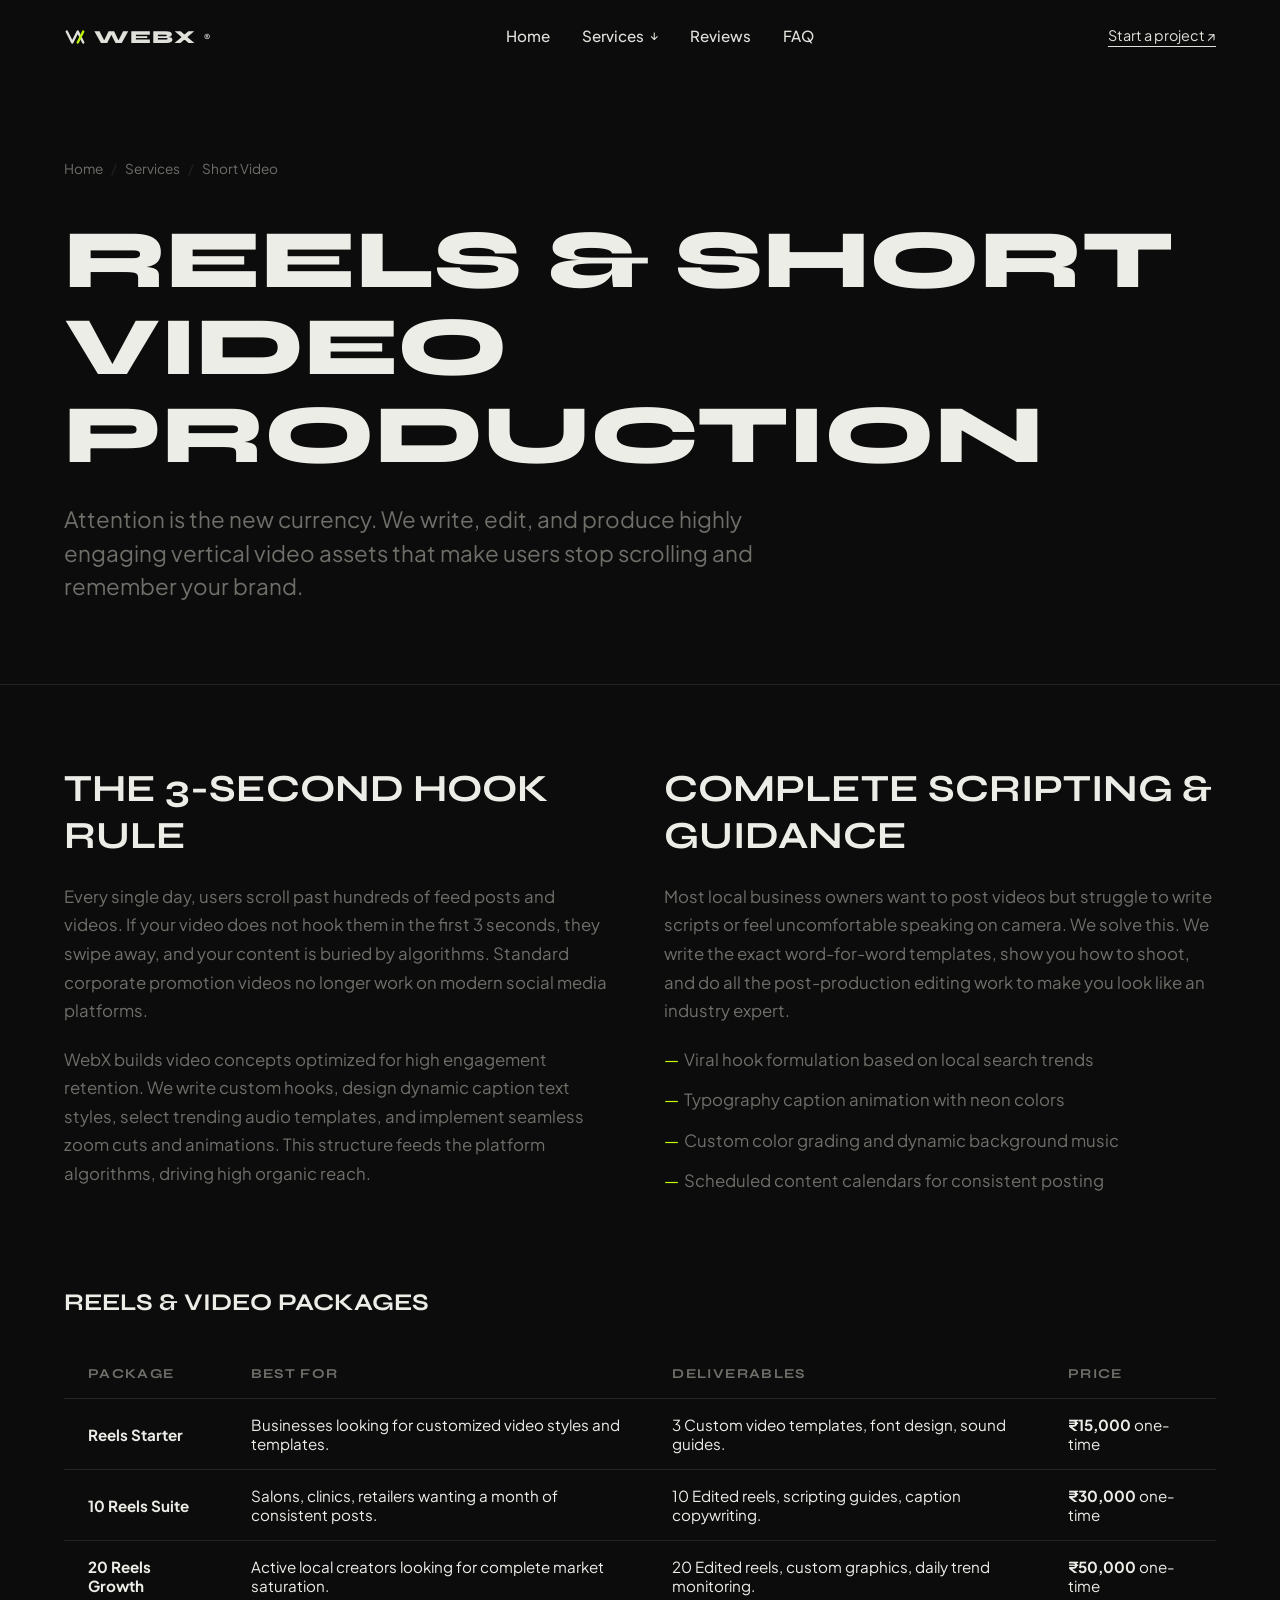
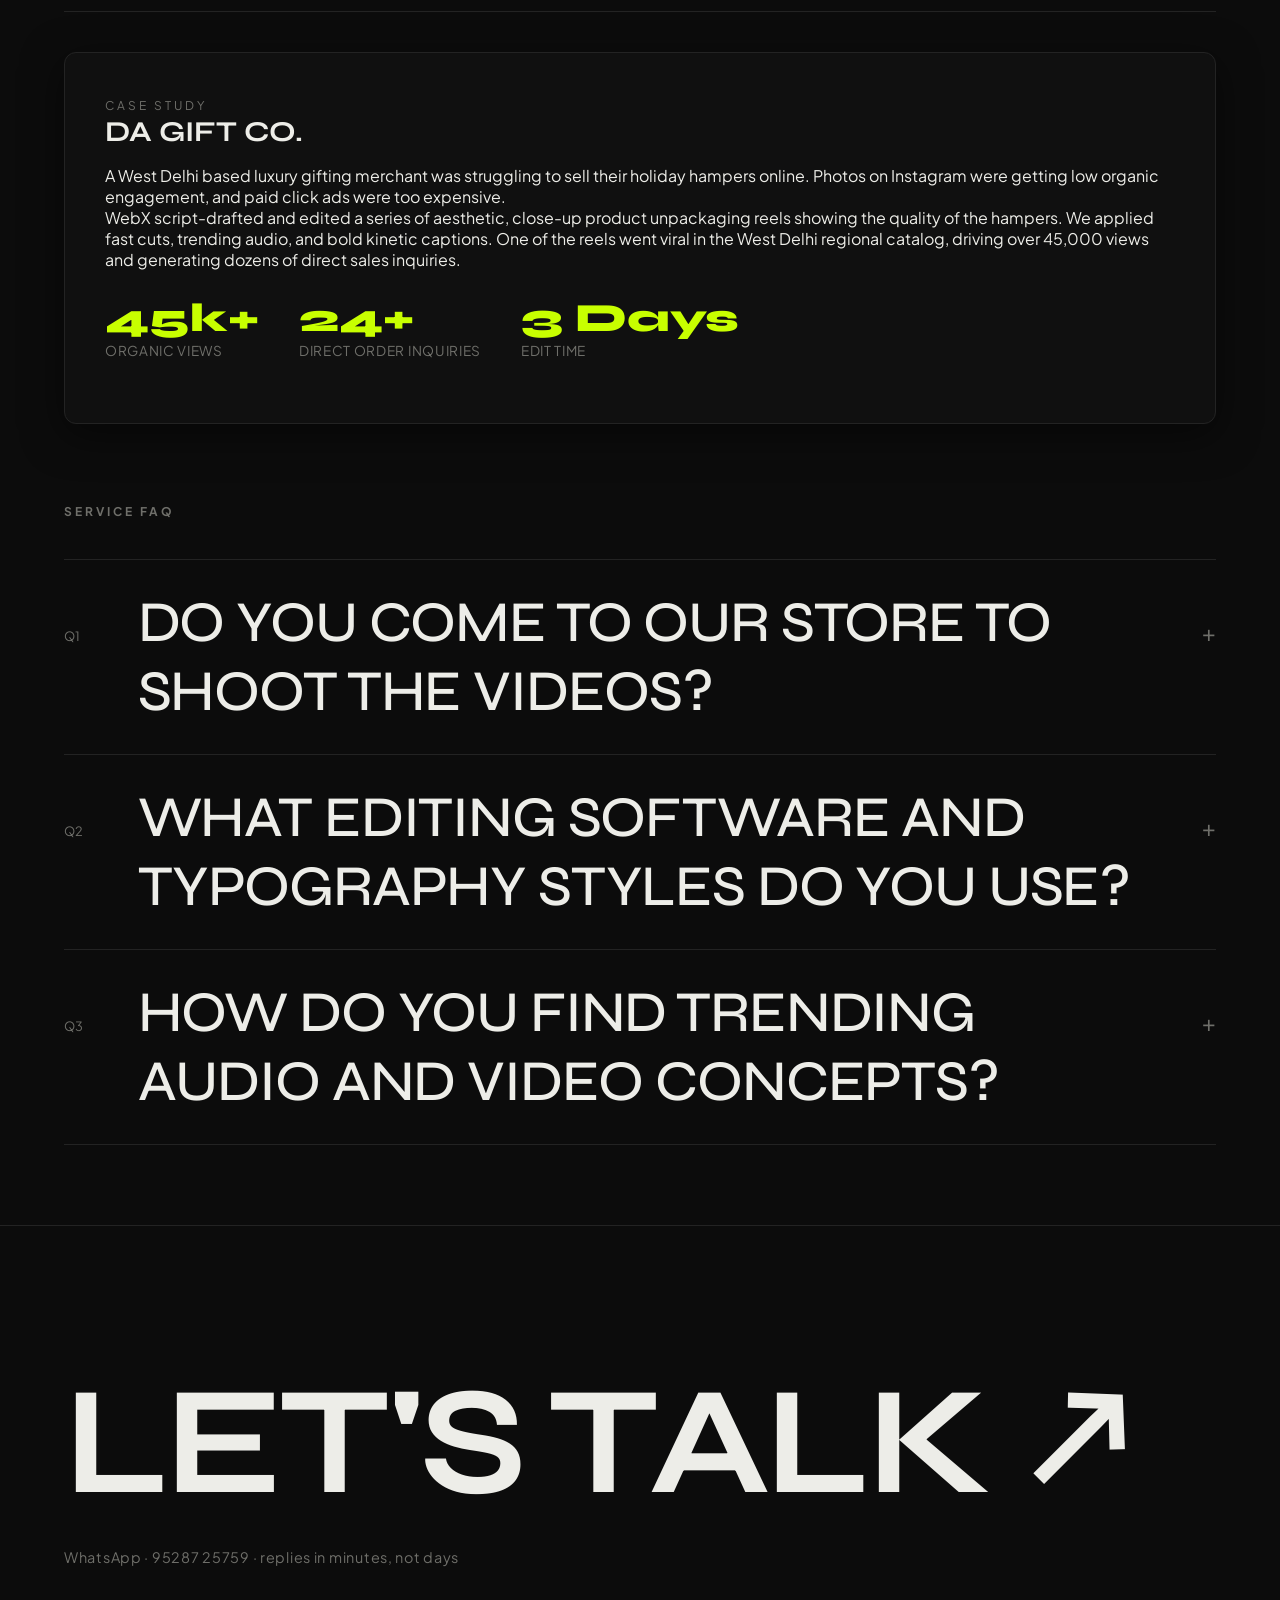
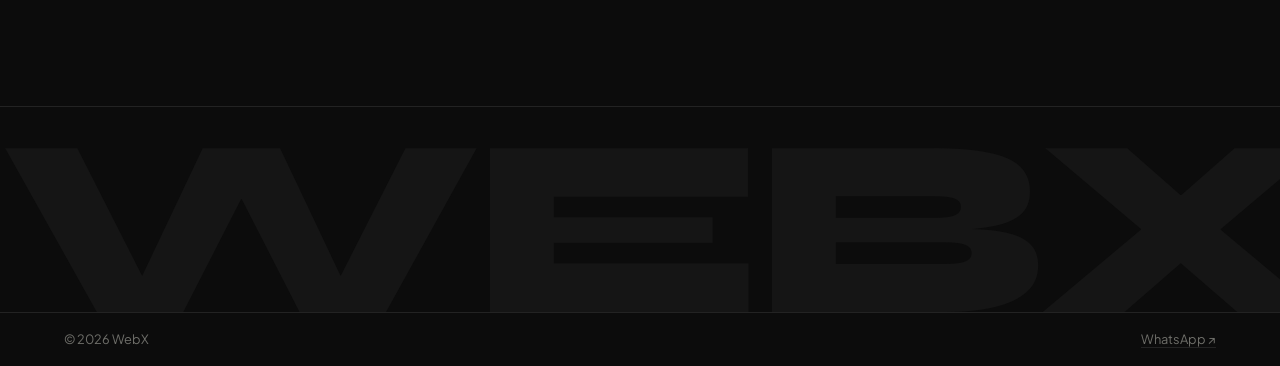
<file: public/services/video.html>
<!DOCTYPE html>
<html lang="en">
<head>
  <meta charset="UTF-8" />
  <meta name="viewport" content="width=device-width, initial-scale=1.0" />
  <title>Instagram Reels &amp; Short Video Production Najafgarh | WebX</title>
  <meta name="description" content="Engaging vertical video concepts, scripts, and editing to build organic local brand awareness. Professional Instagram Reels and YouTube Shorts maker in Najafgarh." />
  <meta name="robots" content="index, follow" />
  <link rel="canonical" href="https://webx-12dfae.gitlab.io/services/video.html" />

  <!-- Open Graph -->
  <meta property="og:type" content="website" />
  <meta property="og:url" content="https://webx-12dfae.gitlab.io/services/video.html" />
  <meta property="og:title" content="Instagram Reels &amp; Short Video Production Najafgarh | WebX" />
  <meta property="og:description" content="Stop posting boring photos. We script, edit, and optimize engaging short-form video reels that capture local attention." />

  <!-- Preconnect and Fonts -->
  <link rel="preconnect" href="https://fonts.googleapis.com" />
  <link rel="preconnect" href="https://fonts.gstatic.com" crossorigin />
  <link href="https://fonts.googleapis.com/css2?family=Plus+Jakarta+Sans:wght@400;500;600;700&family=Syne:wght@700;800&display=swap" rel="stylesheet" />
  <link rel="icon" type="image/png" href="../webx_logo.png" />
  <link rel="apple-touch-icon" href="../webx_logo.png" />
  <link rel="stylesheet" href="../styles.css" />

  <!-- BreadcrumbList Schema -->
  <script type="application/ld+json">
  {
    "@context": "https://schema.org",
    "@type": "BreadcrumbList",
    "itemListElement": [
      {
        "@type": "ListItem",
        "position": 1,
        "name": "Home",
        "item": "https://webx-12dfae.gitlab.io/"
      },
      {
        "@type": "ListItem",
        "position": 2,
        "name": "Services",
        "item": "https://webx-12dfae.gitlab.io/#top"
      },
      {
        "@type": "ListItem",
        "position": 3,
        "name": "Short Video",
        "item": "https://webx-12dfae.gitlab.io/services/video.html"
      }
    ]
  }
  </script>

  <!-- Service Schema -->
  <script type="application/ld+json">
  {
    "@context": "https://schema.org",
    "@type": "Service",
    "serviceType": "Instagram Reels & Short Video Production",
    "provider": {
      "@type": "ProfessionalService",
      "name": "WebX Solution",
      "url": "https://webx-12dfae.gitlab.io/",
      "address": {
        "@type": "PostalAddress",
        "streetAddress": "Najafgarh",
        "addressLocality": "New Delhi",
        "addressRegion": "Delhi",
        "postalCode": "110043",
        "addressCountry": "IN"
      }
    },
    "areaServed": [
      {
        "@type": "AdministrativeArea",
        "name": "Najafgarh"
      },
      {
        "@type": "AdministrativeArea",
        "name": "New Delhi"
      },
      {
        "@type": "AdministrativeArea",
        "name": "Delhi NCR"
      }
    ],
    "description": "Premium short-form vertical video production, scripting, sound design, typography animation, and editing for Instagram Reels, YouTube Shorts, and TikTok. Built to capture attention in the first 3 seconds.",
    "offers": {
      "@type": "AggregateOffer",
      "priceCurrency": "INR",
      "lowPrice": "15000",
      "highPrice": "50000",
      "offerCount": "3"
    }
  }
  </script>
</head>
<body>

  <!-- Navigation -->
  <header class="nav">
    <a class="wordmark" href="../#top">
      <svg class="logo-mark" viewBox="0 0 32 32" fill="none" xmlns="http://www.w3.org/2000/svg">
        <path d="M4 8L12 24L20 8L28 24" stroke="currentColor" stroke-width="3.5" stroke-linecap="round" stroke-linejoin="round"/>
        <path d="M28 8L20 24" stroke="var(--accent)" stroke-width="3.5" stroke-linecap="round" stroke-linejoin="round"/>
      </svg>
      <span>WEBX</span><sup>®</sup>
    </a>
    <nav class="nav-menu" aria-label="Main navigation">
      <a href="../#top" class="menu-link">Home</a>
      <div class="dropdown">
        <button class="dropdown-trigger menu-link" aria-haspopup="true" aria-expanded="false">Services <span class="chevron">↓</span></button>
        <div class="dropdown-menu">
          <a href="websites.html">Website Design</a>
          <a href="ads.html">Google &amp; Meta Ads</a>
          <a href="video.html" style="color: var(--accent);">Reels &amp; Video</a>
          <a href="chatbots.html">WhatsApp Automation</a>
        </div>
      </div>
      <a href="../#reviews" class="menu-link">Reviews</a>
      <a href="../#faq" class="menu-link">FAQ</a>
    </nav>
    <a class="nav-cta" id="nav-cta-start" href="https://wa.me/919528725759?text=Hi%20WebX%20I%27m%20interested%20in%20a%20reels%20video%20package." target="_blank" rel="noopener">Start a project ↗</a>
  </header>

  <main>
    <!-- Hero -->
    <section class="service-hero">
      <div class="breadcrumbs">
        <a href="../">Home</a>
        <span class="separator">/</span>
        <a href="../#services">Services</a>
        <span class="separator">/</span>
        <span>Short Video</span>
      </div>
      <h1>Reels &amp; Short Video Production</h1>
      <p class="lead">Attention is the new currency. We write, edit, and produce highly engaging vertical video assets that make users stop scrolling and remember your brand.</p>
    </section>

    <!-- Content -->
    <section class="service-content">
      <div class="grid-container">
        
        <div class="content-block">
          <h2>The 3-Second Hook Rule</h2>
          <p>Every single day, users scroll past hundreds of feed posts and videos. If your video does not hook them in the first 3 seconds, they swipe away, and your content is buried by algorithms. Standard corporate promotion videos no longer work on modern social media platforms.</p>
          <p>WebX builds video concepts optimized for high engagement retention. We write custom hooks, design dynamic caption text styles, select trending audio templates, and implement seamless zoom cuts and animations. This structure feeds the platform algorithms, driving high organic reach.</p>
        </div>

        <div class="content-block">
          <h2>Complete Scripting &amp; Guidance</h2>
          <p>Most local business owners want to post videos but struggle to write scripts or feel uncomfortable speaking on camera. We solve this. We write the exact word-for-word templates, show you how to shoot, and do all the post-production editing work to make you look like an industry expert.</p>
          <ul>
            <li>Viral hook formulation based on local search trends</li>
            <li>Typography caption animation with neon colors</li>
            <li>Custom color grading and dynamic background music</li>
            <li>Scheduled content calendars for consistent posting</li>
          </ul>
        </div>

      </div>

      <!-- Pricing Table -->
      <h2 style="font-family: 'Syne', sans-serif; text-transform: uppercase; margin-bottom: 24px;">Reels &amp; Video Packages</h2>
      <div class="table-container">
        <table class="pricing-table">
          <thead>
            <tr>
              <th>Package</th>
              <th>Best For</th>
              <th>Deliverables</th>
              <th>Price</th>
            </tr>
          </thead>
          <tbody>
            <tr>
              <td><strong>Reels Starter</strong></td>
              <td>Businesses looking for customized video styles and templates.</td>
              <td>3 Custom video templates, font design, sound guides.</td>
              <td><strong>₹15,000</strong> one-time</td>
            </tr>
            <tr>
              <td><strong>10 Reels Suite</strong></td>
              <td>Salons, clinics, retailers wanting a month of consistent posts.</td>
              <td>10 Edited reels, scripting guides, caption copywriting.</td>
              <td><strong>₹30,000</strong> one-time</td>
            </tr>
            <tr>
              <td><strong>20 Reels Growth</strong></td>
              <td>Active local creators looking for complete market saturation.</td>
              <td>20 Edited reels, custom graphics, daily trend monitoring.</td>
              <td><strong>₹50,000</strong> one-time</td>
            </tr>
          </tbody>
        </table>
      </div>

      <!-- Case Study -->
      <div class="case-study-card">
        <span class="kicker">Case Study</span>
        <h3>Da Gift Co.</h3>
        <p>A West Delhi based luxury gifting merchant was struggling to sell their holiday hampers online. Photos on Instagram were getting low organic engagement, and paid click ads were too expensive.</p>
        <p>WebX script-drafted and edited a series of aesthetic, close-up product unpackaging reels showing the quality of the hampers. We applied fast cuts, trending audio, and bold kinetic captions. One of the reels went viral in the West Delhi regional catalog, driving over 45,000 views and generating dozens of direct sales inquiries.</p>
        <div class="metrics">
          <div class="metric-box">
            <span class="metric-num">45k+</span>
            <span class="metric-label">Organic Views</span>
          </div>
          <div class="metric-box">
            <span class="metric-num">24+</span>
            <span class="metric-label">Direct Order Inquiries</span>
          </div>
          <div class="metric-box">
            <span class="metric-num">3 Days</span>
            <span class="metric-label">Edit Time</span>
          </div>
        </div>
      </div>

      <!-- FAQ Section -->
      <section class="faq" id="service-faq" style="padding: 80px 0 0;">
        <h2 class="kicker">Service FAQ</h2>
        <ul class="index">
          <li class="index-row">
            <button class="index-head" aria-expanded="false">
              <span class="num">Q1</span>
              <h3 class="name">Do you come to our store to shoot the videos?</h3>
              <span class="plus">+</span>
            </button>
            <div class="index-body">
              <p>No, we operate as a remote post-production agency. We provide you with detailed shooting prompts (e.g. "hold phone here for 3 seconds", "record this specific angle"). You record these simple clips on your mobile phone and upload them to a shared drive. We handle all scripting, sound design, transitions, and editing.</p>
            </div>
          </li>
          <li class="index-row">
            <button class="index-head" aria-expanded="false">
              <span class="num">Q2</span>
              <h3 class="name">What editing software and typography styles do you use?</h3>
              <span class="plus">+</span>
            </button>
            <div class="index-body">
              <p>We use professional tools like Premiere Pro, After Effects, and CapCut Pro. We design custom typography templates using modern fonts (like Syne and Outfit) and align text styling with your brand colors to maintain a cohesive grid aesthetic.</p>
            </div>
          </li>
          <li class="index-row">
            <button class="index-head" aria-expanded="false">
              <span class="num">Q3</span>
              <h3 class="name">How do you find trending audio and video concepts?</h3>
              <span class="plus">+</span>
            </button>
            <div class="index-body">
              <p>We monitor local Indian Instagram trends and competitor campaigns daily. We identify audio tracks in their early viral stages (under 10k uses) and rewrite trending hooks to match your specific industry niche.</p>
            </div>
          </li>
        </ul>
      </section>

    </section>

    <!-- CTA -->
    <section class="cta">
      <a class="cta-link" id="cta-link-whatsapp" href="https://wa.me/919528725759?text=Hi%20WebX%20I%27m%20interested%20in%20a%20reels%20video%20package." target="_blank" rel="noopener">
        <span>Let's talk</span>
        <span class="cta-arrow">↗</span>
      </a>
      <p class="cta-sub">WhatsApp · 95287 25759 · replies in minutes, not days</p>
    </section>
  </main>

  <!-- Footer -->
  <footer class="footer">
    <div class="footer-mark" aria-hidden="true">WEBX</div>
    <div class="footer-meta">
      <span>© <span id="year"></span> WebX</span>
      <a id="footer-link-whatsapp" href="https://wa.me/919528725759" target="_blank" rel="noopener">WhatsApp ↗</a>
    </div>
  </footer>

  <script src="../script.js"></script>
</body>
</html>
</file>
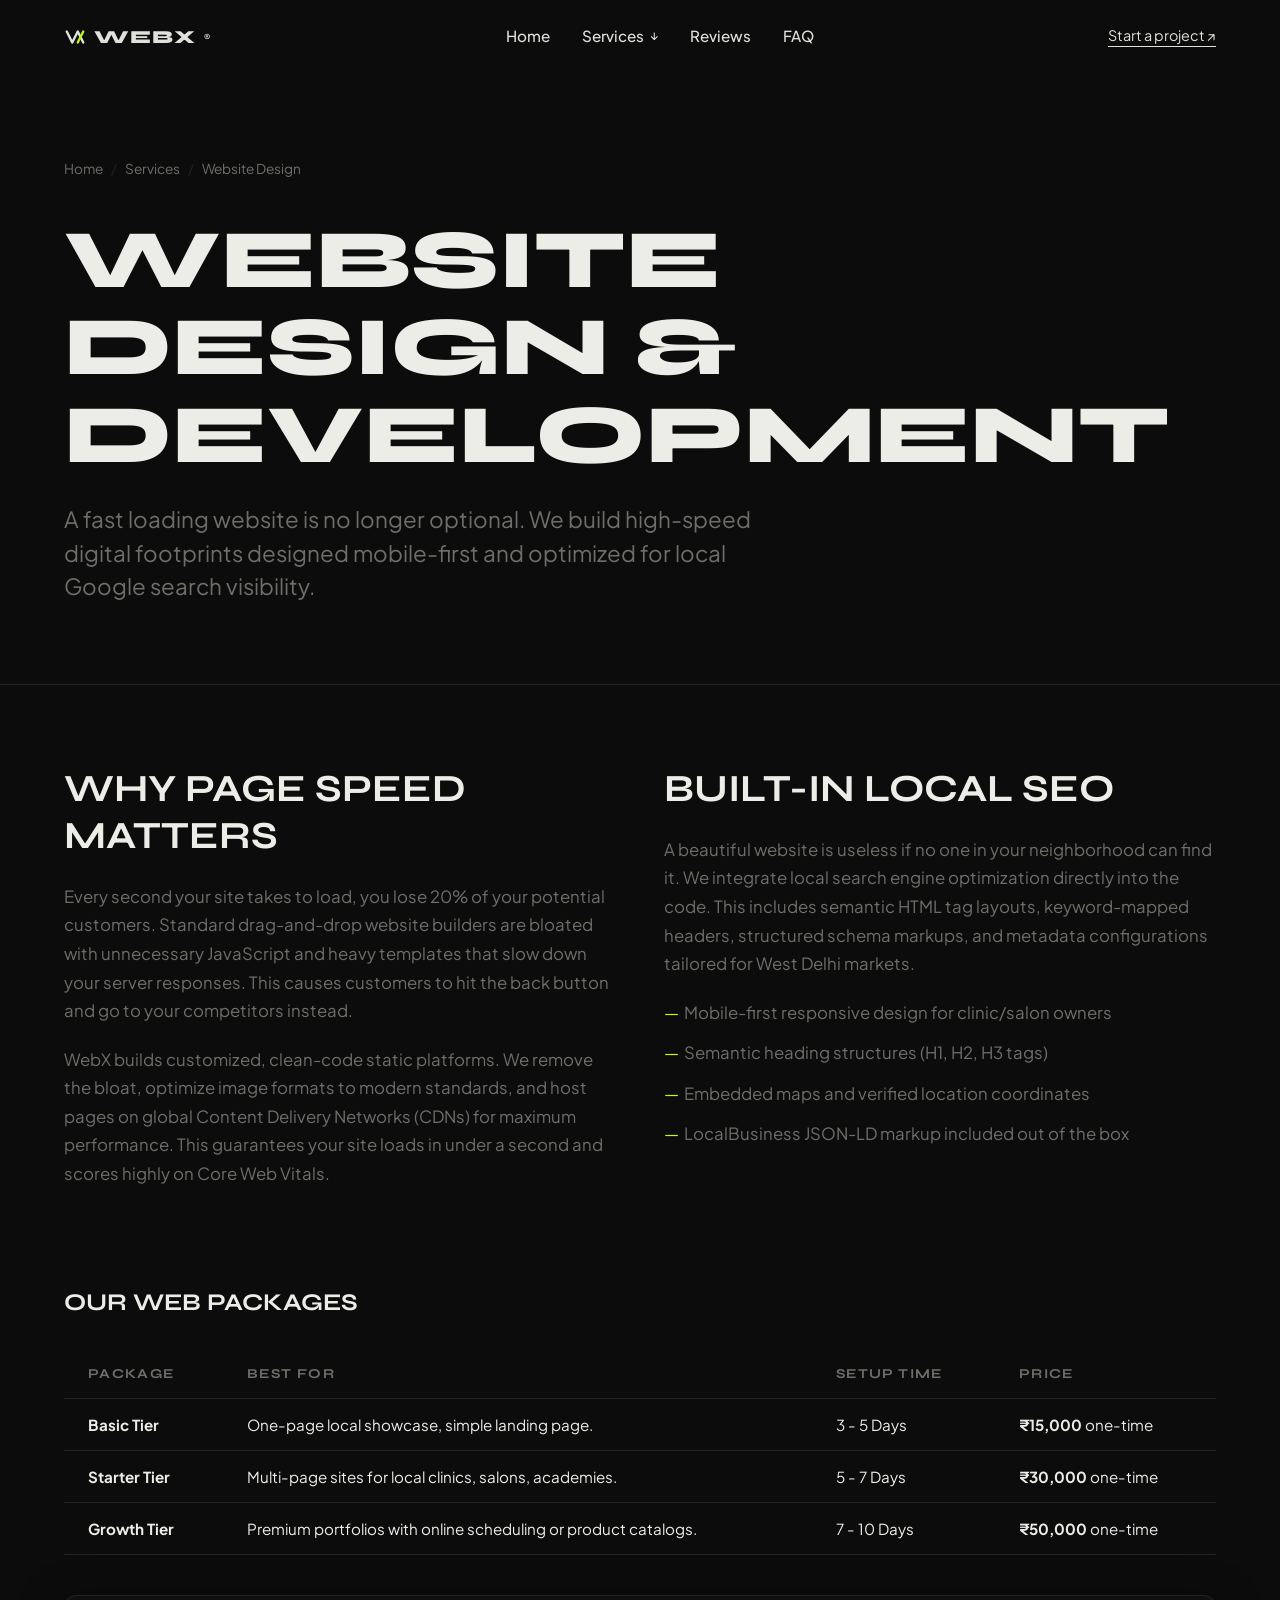
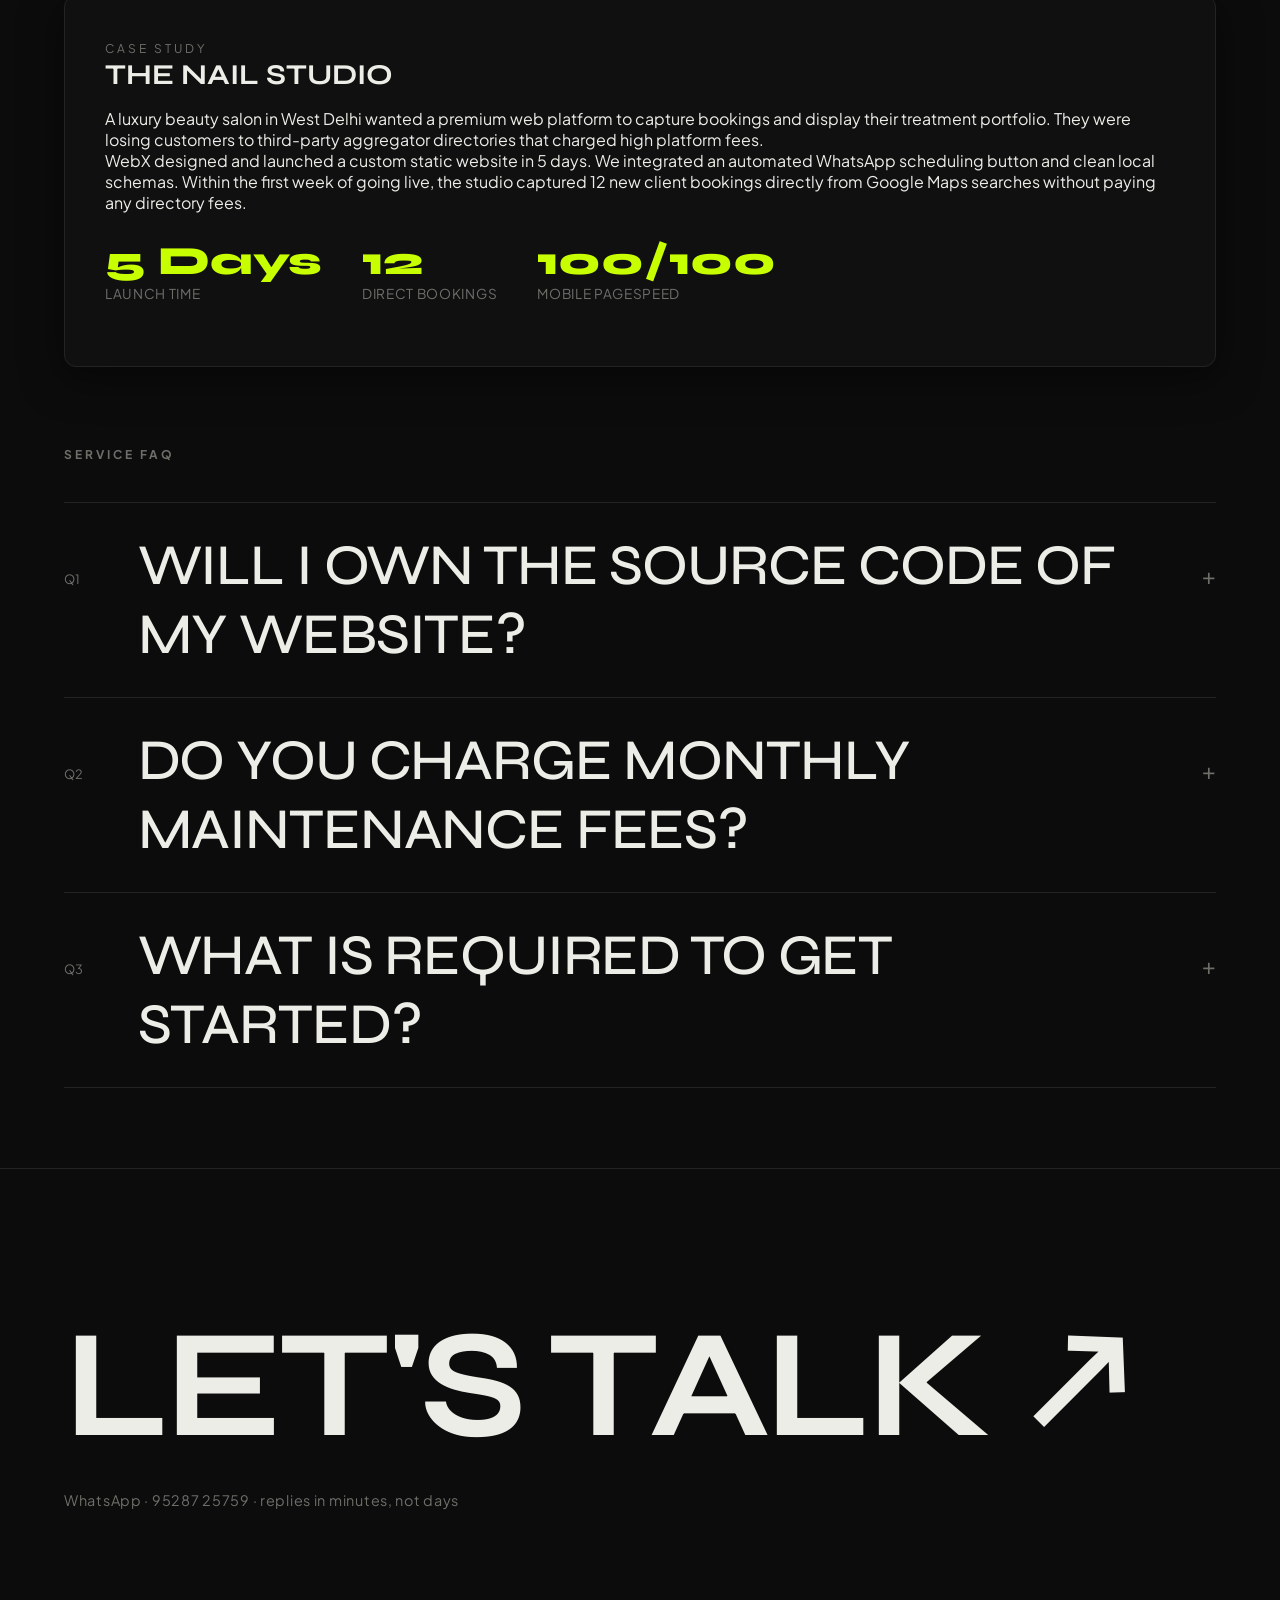
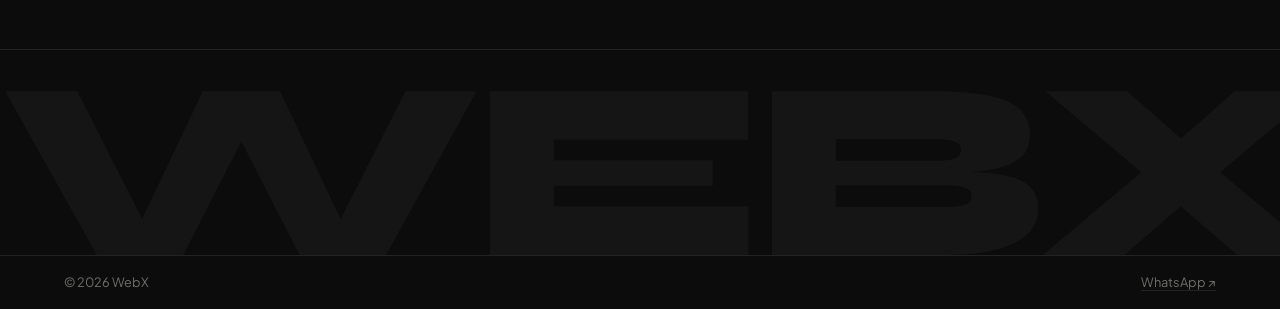
<file: public/services/websites.html>
<!DOCTYPE html>
<html lang="en">
<head>
  <meta charset="UTF-8" />
  <meta name="viewport" content="width=device-width, initial-scale=1.0" />
  <title>Custom Website Design &amp; Development in Najafgarh, Delhi NCR | WebX</title>
  <meta name="description" content="WebX builds ultra-fast, high-converting websites designed mobile-first and optimized for local SEO. Leading website designer in Najafgarh, West Delhi." />
  <meta name="robots" content="index, follow" />
  <link rel="canonical" href="https://webx-12dfae.gitlab.io/services/websites.html" />

  <!-- Open Graph -->
  <meta property="og:type" content="website" />
  <meta property="og:url" content="https://webx-12dfae.gitlab.io/services/websites.html" />
  <meta property="og:title" content="Custom Website Design &amp; Development in Najafgarh, Delhi NCR" />
  <meta property="og:description" content="Get high-performance websites built for local businesses. Fast, clean, mobile-first, and fully optimized to rank." />

  <!-- Preconnect and Fonts -->
  <link rel="preconnect" href="https://fonts.googleapis.com" />
  <link rel="preconnect" href="https://fonts.gstatic.com" crossorigin />
  <link href="https://fonts.googleapis.com/css2?family=Plus+Jakarta+Sans:wght@400;500;600;700&family=Syne:wght@700;800&display=swap" rel="stylesheet" />
  <link rel="icon" type="image/png" href="../webx_logo.png" />
  <link rel="apple-touch-icon" href="../webx_logo.png" />
  <link rel="stylesheet" href="../styles.css" />

  <!-- BreadcrumbList Schema -->
  <script type="application/ld+json">
  {
    "@context": "https://schema.org",
    "@type": "BreadcrumbList",
    "itemListElement": [
      {
        "@type": "ListItem",
        "position": 1,
        "name": "Home",
        "item": "https://webx-12dfae.gitlab.io/"
      },
      {
        "@type": "ListItem",
        "position": 2,
        "name": "Services",
        "item": "https://webx-12dfae.gitlab.io/#top"
      },
      {
        "@type": "ListItem",
        "position": 3,
        "name": "Website Design",
        "item": "https://webx-12dfae.gitlab.io/services/websites.html"
      }
    ]
  }
  </script>

  <!-- Service Schema -->
  <script type="application/ld+json">
  {
    "@context": "https://schema.org",
    "@type": "Service",
    "serviceType": "Web Design & Development",
    "provider": {
      "@type": "ProfessionalService",
      "name": "WebX Solution",
      "url": "https://webx-12dfae.gitlab.io/",
      "address": {
        "@type": "PostalAddress",
        "streetAddress": "Najafgarh",
        "addressLocality": "New Delhi",
        "addressRegion": "Delhi",
        "postalCode": "110043",
        "addressCountry": "IN"
      }
    },
    "areaServed": [
      {
        "@type": "AdministrativeArea",
        "name": "Najafgarh"
      },
      {
        "@type": "AdministrativeArea",
        "name": "New Delhi"
      },
      {
        "@type": "AdministrativeArea",
        "name": "Delhi NCR"
      }
    ],
    "description": "High-performance website design and development services using modern static HTML/JS and Framer stacks. Optimized for loading speed, mobile-first responsiveness, and local SEO keywords to rank in Najafgarh and West Delhi.",
    "offers": {
      "@type": "AggregateOffer",
      "priceCurrency": "INR",
      "lowPrice": "15000",
      "highPrice": "50000",
      "offerCount": "3"
    }
  }
  </script>
</head>
<body>

  <!-- Navigation -->
  <header class="nav">
    <a class="wordmark" href="../#top">
      <svg class="logo-mark" viewBox="0 0 32 32" fill="none" xmlns="http://www.w3.org/2000/svg">
        <path d="M4 8L12 24L20 8L28 24" stroke="currentColor" stroke-width="3.5" stroke-linecap="round" stroke-linejoin="round"/>
        <path d="M28 8L20 24" stroke="var(--accent)" stroke-width="3.5" stroke-linecap="round" stroke-linejoin="round"/>
      </svg>
      <span>WEBX</span><sup>®</sup>
    </a>
    <nav class="nav-menu" aria-label="Main navigation">
      <a href="../#top" class="menu-link">Home</a>
      <div class="dropdown">
        <button class="dropdown-trigger menu-link" aria-haspopup="true" aria-expanded="false">Services <span class="chevron">↓</span></button>
        <div class="dropdown-menu">
          <a href="websites.html" style="color: var(--accent);">Website Design</a>
          <a href="ads.html">Google &amp; Meta Ads</a>
          <a href="video.html">Reels &amp; Video</a>
          <a href="chatbots.html">WhatsApp Automation</a>
        </div>
      </div>
      <a href="../#reviews" class="menu-link">Reviews</a>
      <a href="../#faq" class="menu-link">FAQ</a>
    </nav>
    <a class="nav-cta" id="nav-cta-start" href="https://wa.me/919528725759?text=Hi%20WebX%20I%20want%20to%20discuss%20a%20website%20design%20package." target="_blank" rel="noopener">Start a project ↗</a>
  </header>

  <main>
    <!-- Hero -->
    <section class="service-hero">
      <div class="breadcrumbs">
        <a href="../">Home</a>
        <span class="separator">/</span>
        <a href="../#services">Services</a>
        <span class="separator">/</span>
        <span>Website Design</span>
      </div>
      <h1>Website Design &amp; Development</h1>
      <p class="lead">A fast loading website is no longer optional. We build high-speed digital footprints designed mobile-first and optimized for local Google search visibility.</p>
    </section>

    <!-- Content -->
    <section class="service-content">
      <div class="grid-container">
        
        <div class="content-block">
          <h2>Why Page Speed Matters</h2>
          <p>Every second your site takes to load, you lose 20% of your potential customers. Standard drag-and-drop website builders are bloated with unnecessary JavaScript and heavy templates that slow down your server responses. This causes customers to hit the back button and go to your competitors instead.</p>
          <p>WebX builds customized, clean-code static platforms. We remove the bloat, optimize image formats to modern standards, and host pages on global Content Delivery Networks (CDNs) for maximum performance. This guarantees your site loads in under a second and scores highly on Core Web Vitals.</p>
        </div>

        <div class="content-block">
          <h2>Built-In Local SEO</h2>
          <p>A beautiful website is useless if no one in your neighborhood can find it. We integrate local search engine optimization directly into the code. This includes semantic HTML tag layouts, keyword-mapped headers, structured schema markups, and metadata configurations tailored for West Delhi markets.</p>
          <ul>
            <li>Mobile-first responsive design for clinic/salon owners</li>
            <li>Semantic heading structures (H1, H2, H3 tags)</li>
            <li>Embedded maps and verified location coordinates</li>
            <li>LocalBusiness JSON-LD markup included out of the box</li>
          </ul>
        </div>

      </div>

      <!-- Pricing Table -->
      <h2 style="font-family: 'Syne', sans-serif; text-transform: uppercase; margin-bottom: 24px;">Our Web Packages</h2>
      <div class="table-container">
        <table class="pricing-table">
          <thead>
            <tr>
              <th>Package</th>
              <th>Best For</th>
              <th>Setup Time</th>
              <th>Price</th>
            </tr>
          </thead>
          <tbody>
            <tr>
              <td><strong>Basic Tier</strong></td>
              <td>One-page local showcase, simple landing page.</td>
              <td>3 - 5 Days</td>
              <td><strong>₹15,000</strong> one-time</td>
            </tr>
            <tr>
              <td><strong>Starter Tier</strong></td>
              <td>Multi-page sites for local clinics, salons, academies.</td>
              <td>5 - 7 Days</td>
              <td><strong>₹30,000</strong> one-time</td>
            </tr>
            <tr>
              <td><strong>Growth Tier</strong></td>
              <td>Premium portfolios with online scheduling or product catalogs.</td>
              <td>7 - 10 Days</td>
              <td><strong>₹50,000</strong> one-time</td>
            </tr>
          </tbody>
        </table>
      </div>

      <!-- Case Study -->
      <div class="case-study-card">
        <span class="kicker">Case Study</span>
        <h3>The Nail Studio</h3>
        <p>A luxury beauty salon in West Delhi wanted a premium web platform to capture bookings and display their treatment portfolio. They were losing customers to third-party aggregator directories that charged high platform fees.</p>
        <p>WebX designed and launched a custom static website in 5 days. We integrated an automated WhatsApp scheduling button and clean local schemas. Within the first week of going live, the studio captured 12 new client bookings directly from Google Maps searches without paying any directory fees.</p>
        <div class="metrics">
          <div class="metric-box">
            <span class="metric-num">5 Days</span>
            <span class="metric-label">Launch Time</span>
          </div>
          <div class="metric-box">
            <span class="metric-num">12</span>
            <span class="metric-label">Direct Bookings</span>
          </div>
          <div class="metric-box">
            <span class="metric-num">100/100</span>
            <span class="metric-label">Mobile PageSpeed</span>
          </div>
        </div>
      </div>

      <!-- FAQ Section -->
      <section class="faq" id="service-faq" style="padding: 80px 0 0;">
        <h2 class="kicker">Service FAQ</h2>
        <ul class="index">
          <li class="index-row">
            <button class="index-head" aria-expanded="false">
              <span class="num">Q1</span>
              <h3 class="name">Will I own the source code of my website?</h3>
              <span class="plus">+</span>
            </button>
            <div class="index-body">
              <p>Yes. Unlike traditional agencies that lock you into proprietary tools, we hand over 100% of the website source code. We set it up on a free GitHub account in your name, which hosts the files for zero recurring platform fees.</p>
            </div>
          </li>
          <li class="index-row">
            <button class="index-head" aria-expanded="false">
              <span class="num">Q2</span>
              <h3 class="name">Do you charge monthly maintenance fees?</h3>
              <span class="plus">+</span>
            </button>
            <div class="index-body">
              <p>No. Standard landing pages and static sites are hosted for free on Vercel or GitLab, resulting in zero monthly hosting costs for your business. If you require monthly design revisions or new landing pages, we offer optional support retainers starting at ₹2,500/month.</p>
            </div>
          </li>
          <li class="index-row">
            <button class="index-head" aria-expanded="false">
              <span class="num">Q3</span>
              <h3 class="name">What is required to get started?</h3>
              <span class="plus">+</span>
            </button>
            <div class="index-body">
              <p>We just need your business logo, services list, basic contact info, and photos of your clinic, salon, or showroom. Once you share these on WhatsApp, we deliver your first homepage mockup draft within 48 hours.</p>
            </div>
          </li>
        </ul>
      </section>

    </section>

    <!-- CTA -->
    <section class="cta">
      <a class="cta-link" id="cta-link-whatsapp" href="https://wa.me/919528725759?text=Hi%20WebX%20I%27m%20interested%20in%20a%20website%20package." target="_blank" rel="noopener">
        <span>Let's talk</span>
        <span class="cta-arrow">↗</span>
      </a>
      <p class="cta-sub">WhatsApp · 95287 25759 · replies in minutes, not days</p>
    </section>
  </main>

  <!-- Footer -->
  <footer class="footer">
    <div class="footer-mark" aria-hidden="true">WEBX</div>
    <div class="footer-meta">
      <span>© <span id="year"></span> WebX</span>
      <a id="footer-link-whatsapp" href="https://wa.me/919528725759" target="_blank" rel="noopener">WhatsApp ↗</a>
    </div>
  </footer>

  <script src="../script.js"></script>
</body>
</html>
</file>
<file: public/styles.css>
:root {
  --bg: #0c0c0c;
  --ink: #edede8;
  --dim: #6f6f6a;
  --accent: #c8ff00;
  --rule: #232323;
  --pad: clamp(20px, 5vw, 72px);
}

* { margin: 0; padding: 0; box-sizing: border-box; }

html { scroll-behavior: smooth; }

body {
  background: var(--bg);
  color: var(--ink);
  font-family: 'Plus Jakarta Sans', sans-serif;
  -webkit-font-smoothing: antialiased;
}
h1, .hero h1, .cta-link, .footer-mark, .hero-bg-text, .index-head .name {
  font-family: 'Syne', sans-serif;
}

::selection { background: var(--accent); color: #0c0c0c; }

a { color: inherit; text-decoration: none; }

.accent { color: var(--accent); }
.dim { color: var(--dim); }

.kicker {
  font-size: 0.75rem;
  letter-spacing: 0.25em;
  text-transform: uppercase;
  color: var(--dim);
  margin-bottom: 40px;
}

/* Nav */
.nav {
  position: fixed;
  top: 0; left: 0; right: 0;
  z-index: 50;
  display: flex;
  justify-content: space-between;
  align-items: center;
  padding: 20px var(--pad);
  mix-blend-mode: difference;
}
.wordmark {
  display: inline-flex;
  align-items: center;
  gap: 8px;
  font-family: 'Syne', sans-serif;
  font-weight: 800;
  letter-spacing: 0.06em;
  font-size: 1.15rem;
}
.wordmark sup { font-size: 0.5em; font-weight: 400; }
.logo-mark {
  height: 22px;
  width: auto;
}
.nav-cta {
  font-size: 0.9rem;
  border-bottom: 1px solid currentColor;
  padding-bottom: 2px;
  transition: opacity 0.2s;
}
.nav-cta:hover { opacity: 0.6; }

/* Hero */
.hero {
  min-height: 92vh;
  display: flex;
  flex-direction: column;
  justify-content: flex-end;
  padding: 0 var(--pad) 8vh;
  position: relative;
  overflow: hidden;
}
.hero h1 {
  font-size: clamp(2.8rem, 10.5vw, 9.5rem);
  line-height: 0.98;
  font-weight: 800;
  letter-spacing: -0.03em;
  text-transform: uppercase;
  position: relative;
  z-index: 2;
}
.hero h1 .line {
  display: table;
  position: relative;
  cursor: pointer;
}
.hero h1 .line::after {
  content: attr(data-text);
  position: absolute;
  left: 0;
  top: 0;
  width: 100%;
  height: 100%;
  color: transparent;
  background-image: url("data:image/svg+xml,%3Csvg xmlns='http://www.w3.org/2000/svg' viewBox='0 0 120 28'%3E%3Cpath d='M0 15 Q 30 0, 60 15 T 120 15 L 120 28 L 0 28 Z' fill='%23c8ff00'/%3E%3C/svg%3E");
  background-repeat: repeat-x;
  background-size: 380px 200%;
  background-position: 0 100%;
  -webkit-background-clip: text;
  background-clip: text;
  transition: background-position 0.6s ease-in-out;
  pointer-events: none;
}
.hero h1 .line:hover::after {
  animation: liquid-fill 0.8s cubic-bezier(0.19, 1, 0.22, 1) forwards, liquid-wave 2.5s linear infinite;
}

@keyframes liquid-fill {
  from { background-position-y: 100%; }
  to { background-position-y: -10%; }
}
@keyframes liquid-wave {
  from { background-position-x: 0; }
  to { background-position-x: 380px; }
}
.hero-note {
  max-width: 420px;
  margin-top: 40px;
  color: var(--dim);
  font-size: 0.95rem;
  line-height: 1.55;
  align-self: flex-end;
  position: relative;
  z-index: 2;
}
.hero-bg-text {
  position: absolute;
  top: 40%;
  left: 50%;
  transform: translate(-50%, -50%) rotate(-5deg);
  font-size: clamp(10rem, 28vw, 36rem);
  font-weight: 800;
  color: transparent;
  -webkit-text-stroke: 1.5px rgba(255, 255, 255, 0.015);
  letter-spacing: -0.05em;
  z-index: 1;
  pointer-events: none;
  user-select: none;
  white-space: nowrap;
}

/* Marquee */
.marquee {
  border-top: 1px solid var(--rule);
  border-bottom: 1px solid var(--rule);
  overflow: hidden;
  padding: 38px 0;
  white-space: nowrap;
}
.marquee-track {
  display: inline-flex;
  animation: scroll 20s linear infinite;
}
.marquee-track span {
  font-size: 1.4rem;
  letter-spacing: 0.35em;
  color: var(--dim);
  text-transform: uppercase;
  font-weight: 500;
  padding-right: 0;
}
@keyframes scroll {
  from { transform: translateX(0); }
  to { transform: translateX(-50%); }
}

/* Services index */
.services {
  padding: 120px var(--pad);
}
.index { list-style: none; }
.index-row {
  border-top: 1px solid var(--rule);
  transition: background-color 0.3s ease, border-color 0.3s ease, transform 0.3s ease;
  position: relative;
}
.index-row:last-child { border-bottom: 1px solid var(--rule); }
.index-row:hover {
  background-color: rgba(200, 255, 0, 0.015);
  border-color: rgba(200, 255, 0, 0.35);
  transform: scale(1.005) translateY(-2px);
  z-index: 5;
  box-shadow: 0 10px 30px rgba(0, 0, 0, 0.45);
}
.index-row:hover + .index-row {
  border-top-color: transparent;
}
.index-head {
  display: flex;
  align-items: baseline;
  gap: clamp(16px, 4vw, 48px);
  width: 100%;
  background: none;
  border: none;
  color: inherit;
  font: inherit;
  text-align: left;
  padding: 28px 0;
  cursor: pointer;
}
.index-head .num {
  font-size: 0.8rem;
  color: var(--dim);
  min-width: 2em;
}
.index-head .name {
  font-size: clamp(1.6rem, 5vw, 3.6rem);
  font-weight: 500;
  letter-spacing: -0.02em;
  text-transform: uppercase;
  transition: color 0.25s, transform 0.25s;
  flex: 1;
}
.index-head .plus {
  font-size: 1.4rem;
  color: var(--dim);
  transition: transform 0.3s, color 0.3s;
}
.index-head:hover .name { color: var(--accent); transform: translateX(8px); }
.index-row.open .plus { transform: rotate(45deg); color: var(--accent); }
.index-body {
  max-height: 0;
  overflow: hidden;
  transition: max-height 0.4s ease;
}
.index-body p {
  padding: 0 0 32px calc(2em + clamp(16px, 4vw, 48px));
  max-width: 560px;
  color: var(--dim);
  line-height: 1.6;
}

/* How */
.how {
  padding: 40px var(--pad) 140px;
}
.how-text {
  font-size: clamp(1.4rem, 3.4vw, 2.6rem);
  line-height: 1.3;
  font-weight: 500;
  letter-spacing: -0.01em;
  max-width: 22ch;
}

/* CTA */
.cta {
  border-top: 1px solid var(--rule);
  padding: 140px var(--pad);
  text-align: left;
}
.cta-link {
  display: inline-flex;
  align-items: baseline;
  gap: 0.2em;
  font-size: clamp(3rem, 12vw, 11rem);
  font-weight: 700;
  letter-spacing: -0.03em;
  text-transform: uppercase;
  line-height: 1;
  transition: color 0.25s;
}
.cta-link:hover { color: var(--accent); }
.cta-arrow { transition: transform 0.25s; }
.cta-link:hover .cta-arrow { transform: translate(0.08em, -0.08em); }
.cta-sub {
  margin-top: 28px;
  color: var(--dim);
  font-size: 0.9rem;
  letter-spacing: 0.05em;
}

/* Footer */
.footer {
  border-top: 1px solid var(--rule);
  overflow: hidden;
  position: relative;
}
.footer-mark {
  font-size: clamp(5rem, 20vw, 20rem);
  font-weight: 800;
  letter-spacing: -0.04em;
  line-height: 0.8;
  text-align: center;
  color: #151515;
  user-select: none;
  transform: translateY(0.08em);
  position: relative;
  z-index: 1;
}
.footer-meta {
  display: flex;
  justify-content: space-between;
  padding: 18px var(--pad);
  border-top: 1px solid var(--rule);
  font-size: 0.8rem;
  color: var(--dim);
  position: relative;
  z-index: 2;
  background: var(--bg);
}
.footer-meta a { border-bottom: 1px solid var(--rule); transition: color 0.2s; }
.footer-meta a:hover { color: var(--ink); }

/* Testimonials Slider */
.testimonials {
  padding: 120px var(--pad);
  border-top: 1px solid var(--rule);
  position: relative;
  overflow: hidden;
}
.testimonials-header {
  display: flex;
  justify-content: space-between;
  align-items: flex-end;
  margin-bottom: 60px;
}
.testimonials-title {
  font-size: clamp(2rem, 6vw, 4.5rem);
  font-weight: 800;
  font-family: 'Syne', sans-serif;
  letter-spacing: -0.02em;
  max-width: 15ch;
  line-height: 1.05;
  text-transform: uppercase;
}
.testimonials-nav {
  display: flex;
  gap: 16px;
}
.nav-btn {
  background: none;
  border: 1px solid var(--rule);
  color: var(--ink);
  width: 56px;
  height: 56px;
  border-radius: 50%;
  cursor: pointer;
  display: flex;
  align-items: center;
  justify-content: center;
  font-size: 1.2rem;
  transition: border-color 0.3s, background-color 0.3s, color 0.3s, transform 0.2s;
}
.nav-btn:hover {
  border-color: var(--accent);
  color: #0c0c0c;
  background-color: var(--accent);
  transform: scale(1.05);
}
.nav-btn:active {
  transform: scale(0.95);
}

.slider-viewport {
  overflow: hidden;
  position: relative;
  width: 100%;
}
.slider-track {
  display: flex;
  gap: 32px;
  transition: transform 0.6s cubic-bezier(0.16, 1, 0.3, 1);
  will-change: transform;
}
.testimonial-card {
  min-width: calc(33.333% - 22px);
  max-width: calc(33.333% - 22px);
  flex-shrink: 0;
  background-color: #121212;
  border: 1px solid var(--rule);
  padding: 40px;
  border-radius: 4px;
  display: flex;
  flex-direction: column;
  justify-content: space-between;
  min-height: 320px;
  transition: border-color 0.3s, transform 0.3s;
}
.testimonial-card:hover {
  border-color: rgba(200, 255, 0, 0.4);
  transform: translateY(-4px);
}
.testimonial-card .stars {
  color: var(--accent);
  font-size: 0.95rem;
  letter-spacing: 0.15em;
  margin-bottom: 24px;
}
.testimonial-card .review-text {
  font-size: 1.05rem;
  line-height: 1.6;
  color: var(--ink);
  margin-bottom: 32px;
  flex: 1;
}
.testimonial-card .client-info {
  display: flex;
  flex-direction: column;
  gap: 4px;
}
.testimonial-card .client-name {
  font-weight: 600;
  font-size: 0.95rem;
}
.testimonial-card .client-company {
  font-size: 0.8rem;
  color: var(--dim);
}

.slider-dots {
  display: flex;
  justify-content: center;
  gap: 12px;
  margin-top: 48px;
}
.slider-dots .dot {
  width: 8px;
  height: 8px;
  border-radius: 50%;
  background-color: var(--rule);
  cursor: pointer;
  transition: background-color 0.3s, transform 0.3s;
}
.slider-dots .dot:hover {
  background-color: var(--dim);
}
.slider-dots .dot.active {
  background-color: var(--accent);
  transform: scale(1.25);
}

/* Responsiveness for Slider */
@media (max-width: 1024px) {
  .testimonial-card {
    min-width: calc(50% - 16px);
    max-width: calc(50% - 16px);
  }
}
@media (max-width: 768px) {
  .testimonials-header {
    flex-direction: column;
    align-items: flex-start;
    gap: 24px;
  }
  .testimonial-card {
    min-width: 100%;
    max-width: 100%;
    min-height: 280px;
  }
}

/* Reveal */
.reveal-up { opacity: 0; transform: translateY(30px); transition: opacity 0.7s ease, transform 0.7s ease; }
.reveal-up.in { opacity: 1; transform: none; }

@media (max-width: 600px) {
  .hero { min-height: 86vh; }
  .hero-note { align-self: flex-start; }
}

/* ── Navigation Menu & Dropdown Styling ── */
.nav-menu {
  display: flex;
  align-items: center;
  gap: 32px;
}
.menu-link {
  font-size: 0.95rem;
  font-weight: 500;
  color: var(--ink);
  background: none;
  border: none;
  font-family: inherit;
  cursor: pointer;
  padding: 6px 0;
  border-bottom: 2px solid transparent;
  transition: color 0.25s, border-bottom-color 0.25s;
}
.menu-link:hover {
  color: var(--accent);
}
.dropdown {
  position: relative;
}
.dropdown-trigger {
  display: flex;
  align-items: center;
  gap: 6px;
}
.dropdown-trigger .chevron {
  font-size: 0.75rem;
  transition: transform 0.25s;
}
.dropdown:hover .dropdown-trigger .chevron {
  transform: rotate(180deg);
}
.dropdown-menu {
  position: absolute;
  top: 100%;
  left: 50%;
  transform: translateX(-50%) translateY(12px);
  background: rgba(12, 12, 12, 0.96);
  border: 1px solid var(--rule);
  border-radius: 8px;
  padding: 10px 0;
  min-width: 210px;
  display: flex;
  flex-direction: column;
  opacity: 0;
  visibility: hidden;
  transition: opacity 0.25s, transform 0.25s, visibility 0.25s;
  backdrop-filter: blur(12px);
  -webkit-backdrop-filter: blur(12px);
  box-shadow: 0 15px 45px rgba(0, 0, 0, 0.75);
  z-index: 60;
}
.dropdown:hover .dropdown-menu {
  opacity: 1;
  visibility: visible;
  transform: translateX(-50%) translateY(0);
}
.dropdown-menu a {
  padding: 10px 20px;
  font-size: 0.9rem;
  color: var(--dim);
  transition: color 0.25s, background-color 0.25s;
}
.dropdown-menu a:hover {
  color: var(--accent);
  background-color: rgba(200, 255, 0, 0.04);
}

/* Service Subpage Links inside Accordion */
.service-link {
  display: inline-block;
  margin-top: 16px;
  color: var(--accent);
  font-size: 0.9rem;
  font-weight: 600;
  letter-spacing: 0.02em;
  border-bottom: 1.5px solid transparent;
  transition: border-color 0.2s, transform 0.2s;
  text-transform: none;
}
.service-link:hover {
  border-bottom-color: var(--accent);
  transform: translateX(4px);
}

/* Breadcrumbs Styling */
.breadcrumbs {
  display: flex;
  align-items: center;
  gap: 8px;
  font-size: 0.85rem;
  color: var(--dim);
  margin-bottom: 40px;
}
.breadcrumbs a {
  transition: color 0.2s;
}
.breadcrumbs a:hover {
  color: var(--ink);
}
.breadcrumbs .separator {
  color: var(--rule);
}

/* General Layout for Service Subpages */
.service-hero {
  padding: 160px var(--pad) 80px;
  border-bottom: 1px solid var(--rule);
}
.service-hero h1 {
  font-size: clamp(2.4rem, 6.5vw, 5.5rem);
  line-height: 1.05;
  font-weight: 800;
  text-transform: uppercase;
  margin-bottom: 24px;
}
.service-hero .lead {
  font-size: clamp(1.1rem, 2.2vw, 1.4rem);
  line-height: 1.5;
  max-width: 720px;
  color: var(--dim);
}
.service-content {
  padding: 80px var(--pad);
}
.grid-container {
  display: grid;
  grid-template-columns: repeat(auto-fit, minmax(300px, 1fr));
  gap: 48px;
  margin-bottom: 80px;
}
.content-block h2 {
  font-family: 'Syne', sans-serif;
  font-size: clamp(1.6rem, 4vw, 2.4rem);
  text-transform: uppercase;
  margin-bottom: 24px;
}
.content-block p {
  color: var(--dim);
  line-height: 1.7;
  font-size: 1.05rem;
  margin-bottom: 20px;
}
.content-block ul {
  list-style: none;
  color: var(--dim);
  line-height: 1.7;
  font-size: 1.05rem;
}
.content-block ul li {
  margin-bottom: 12px;
  position: relative;
  padding-left: 20px;
}
.content-block ul li::before {
  content: "—";
  position: absolute;
  left: 0;
  color: var(--accent);
}

.table-container {
  overflow-x: auto;
  margin: 32px 0;
}
.pricing-table {
  width: 100%;
  border-collapse: collapse;
  text-align: left;
}
.pricing-table th, .pricing-table td {
  padding: 16px 24px;
  border-bottom: 1px solid var(--rule);
}
.pricing-table th {
  font-family: 'Syne', sans-serif;
  text-transform: uppercase;
  font-size: 0.85rem;
  letter-spacing: 0.1em;
  color: var(--dim);
}
.pricing-table td {
  font-size: 0.95rem;
}
.pricing-table tr:hover td {
  color: var(--ink);
  background-color: rgba(255, 255, 255, 0.01);
}

.case-study-card {
  border: 1px solid var(--rule);
  background-color: rgba(255, 255, 255, 0.015);
  border-radius: 12px;
  padding: 40px;
  margin-top: 40px;
  box-shadow: 0 10px 40px rgba(0, 0, 0, 0.5);
}
.case-study-card .kicker {
  margin-bottom: 16px;
}
.case-study-card h3 {
  font-family: 'Syne', sans-serif;
  font-size: 1.8rem;
  text-transform: uppercase;
  margin-bottom: 16px;
}
.case-study-card .metrics {
  display: flex;
  gap: 40px;
  margin: 24px 0;
  flex-wrap: wrap;
}
.metric-box {
  display: flex;
  flex-direction: column;
}
.metric-num {
  font-family: 'Syne', sans-serif;
  font-size: 2.5rem;
  font-weight: 800;
  color: var(--accent);
}
.metric-label {
  font-size: 0.85rem;
  color: var(--dim);
  text-transform: uppercase;
  letter-spacing: 0.05em;
}

@media (max-width: 768px) {
  .nav-menu {
    display: none; /* Keep header clean on mobile */
  }
}
</file>
